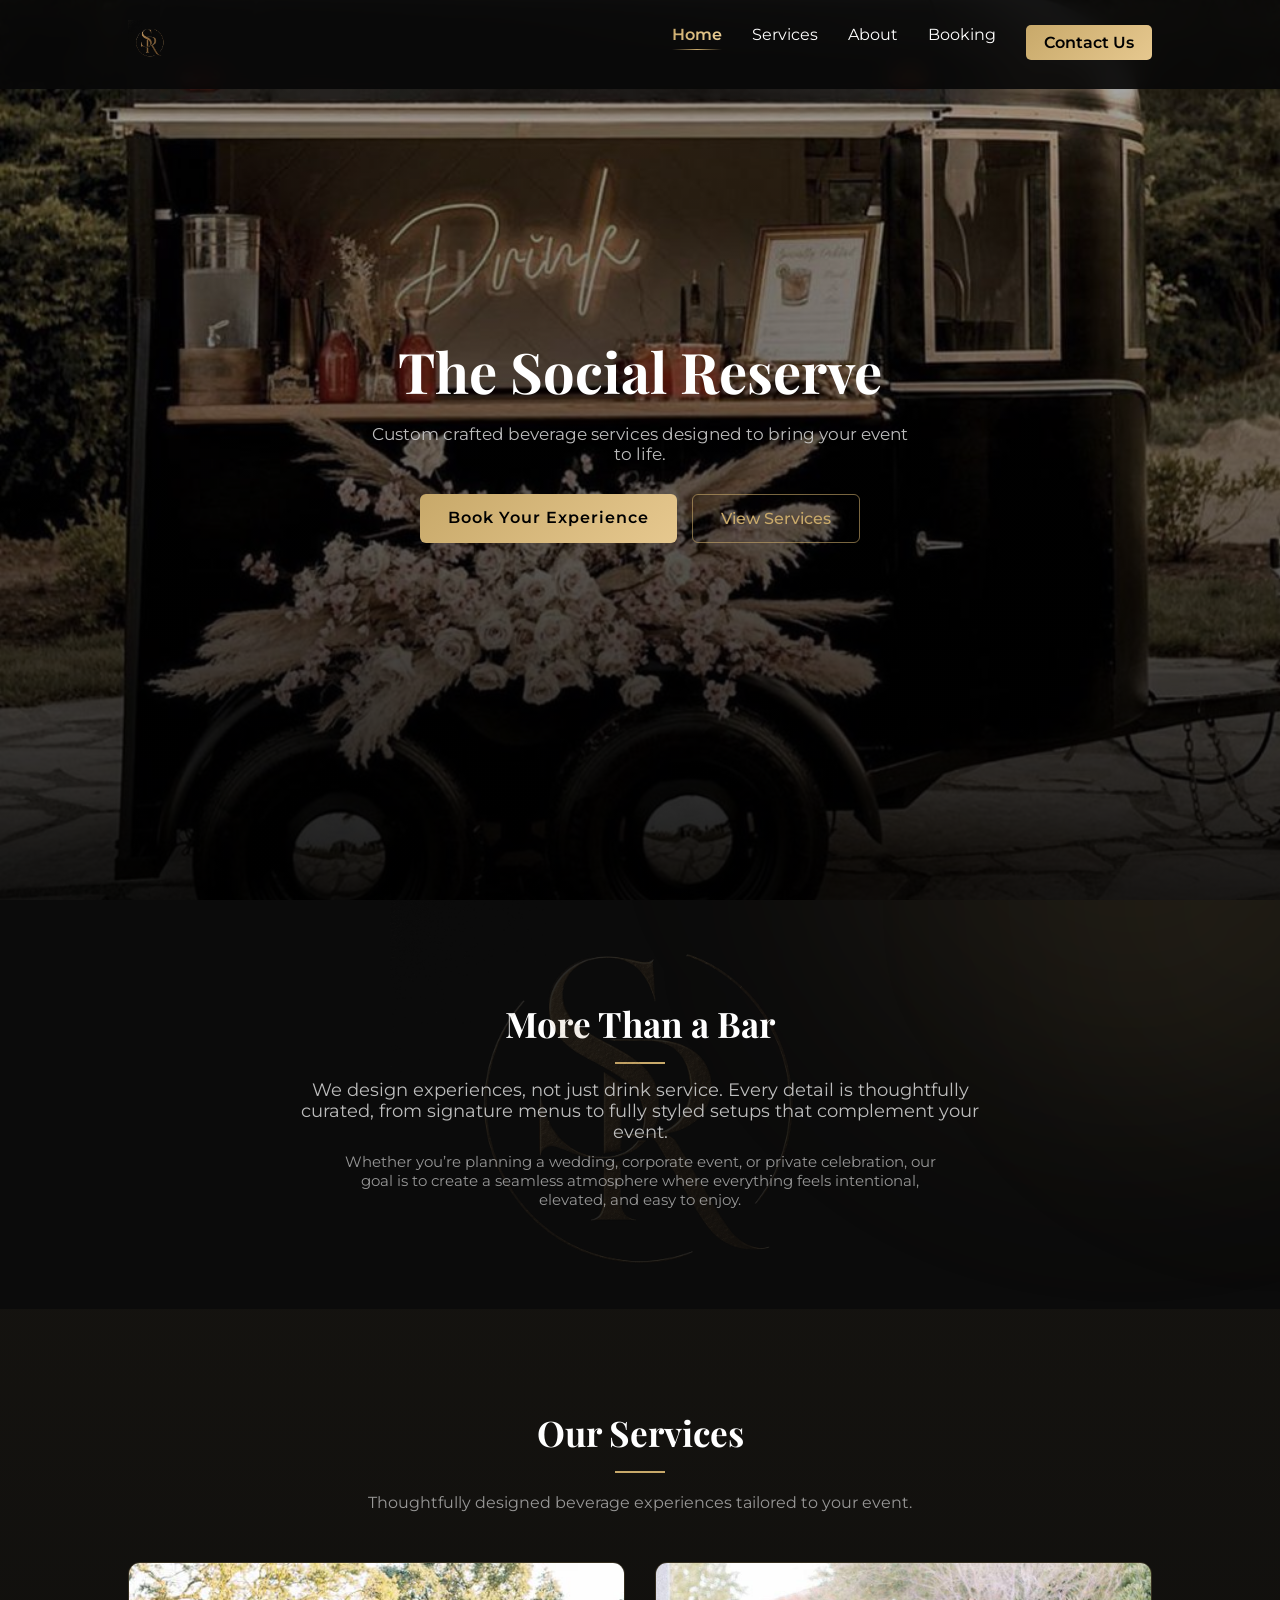
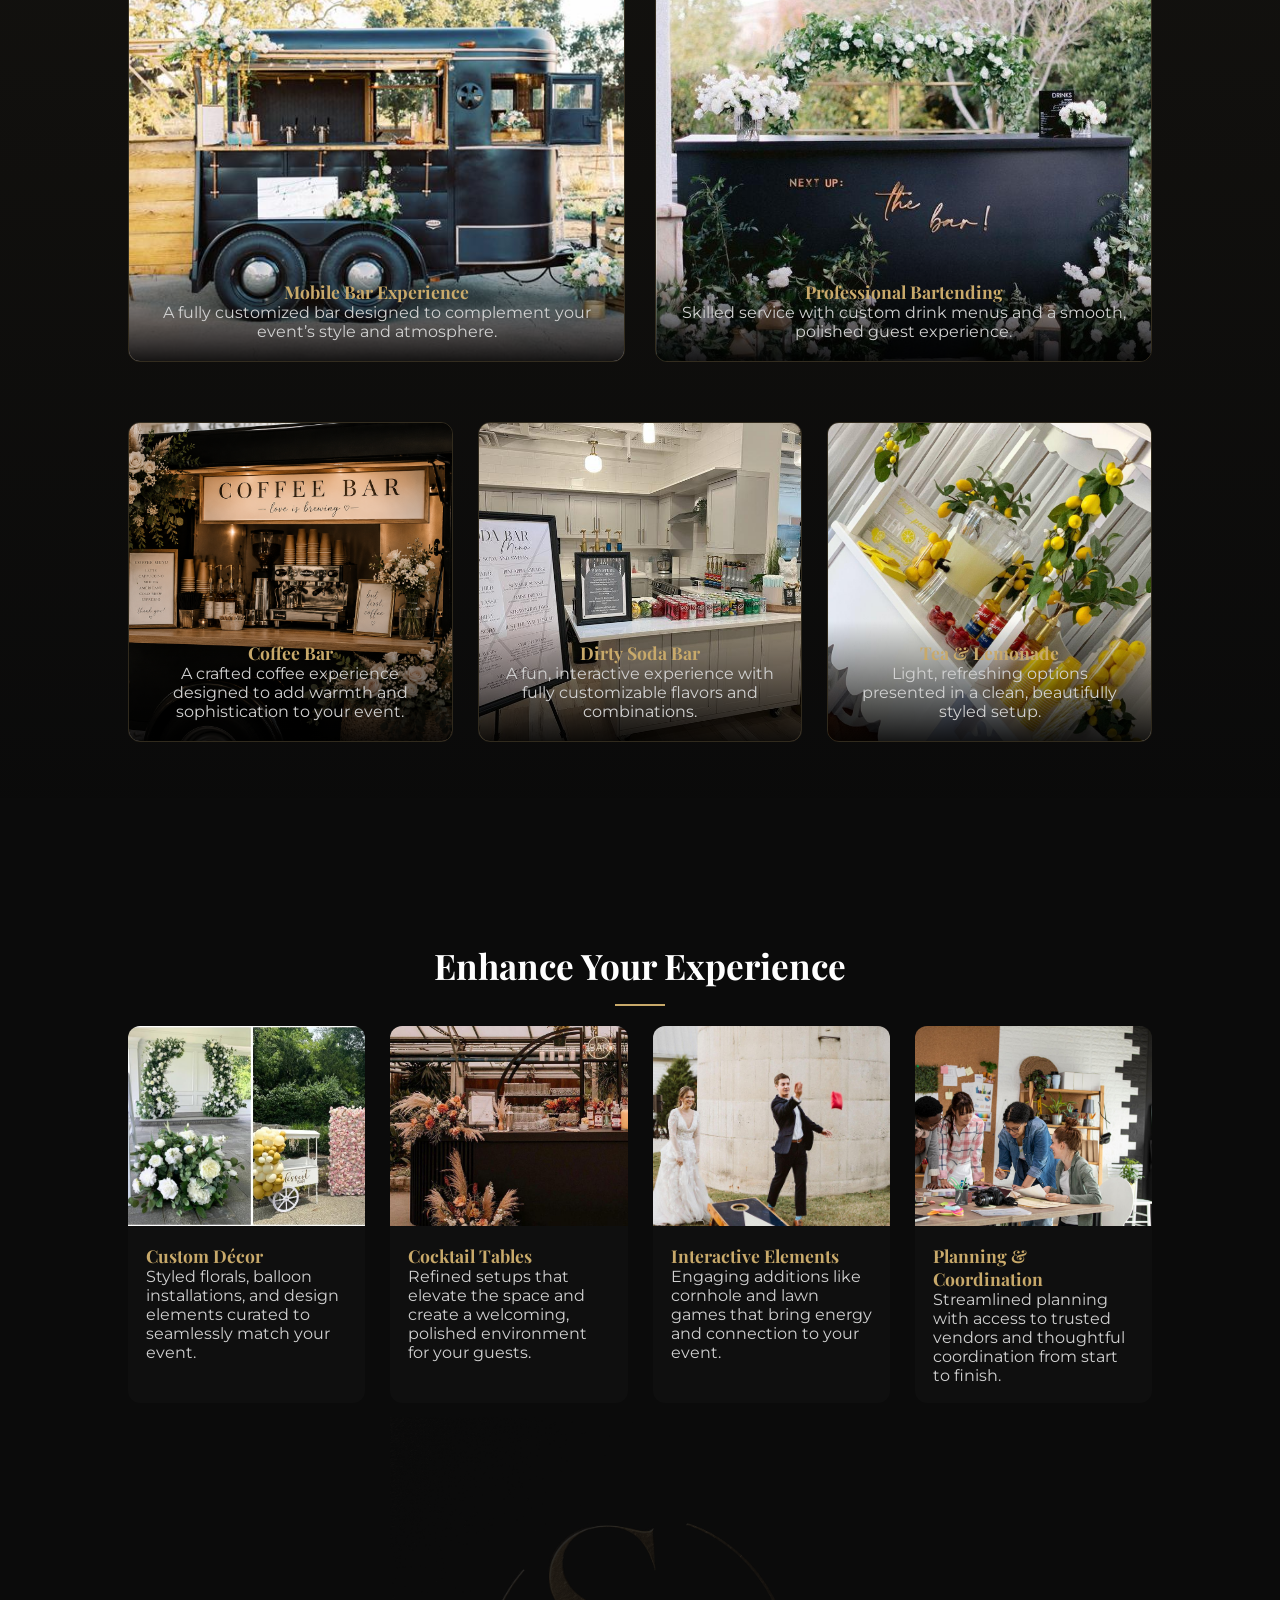
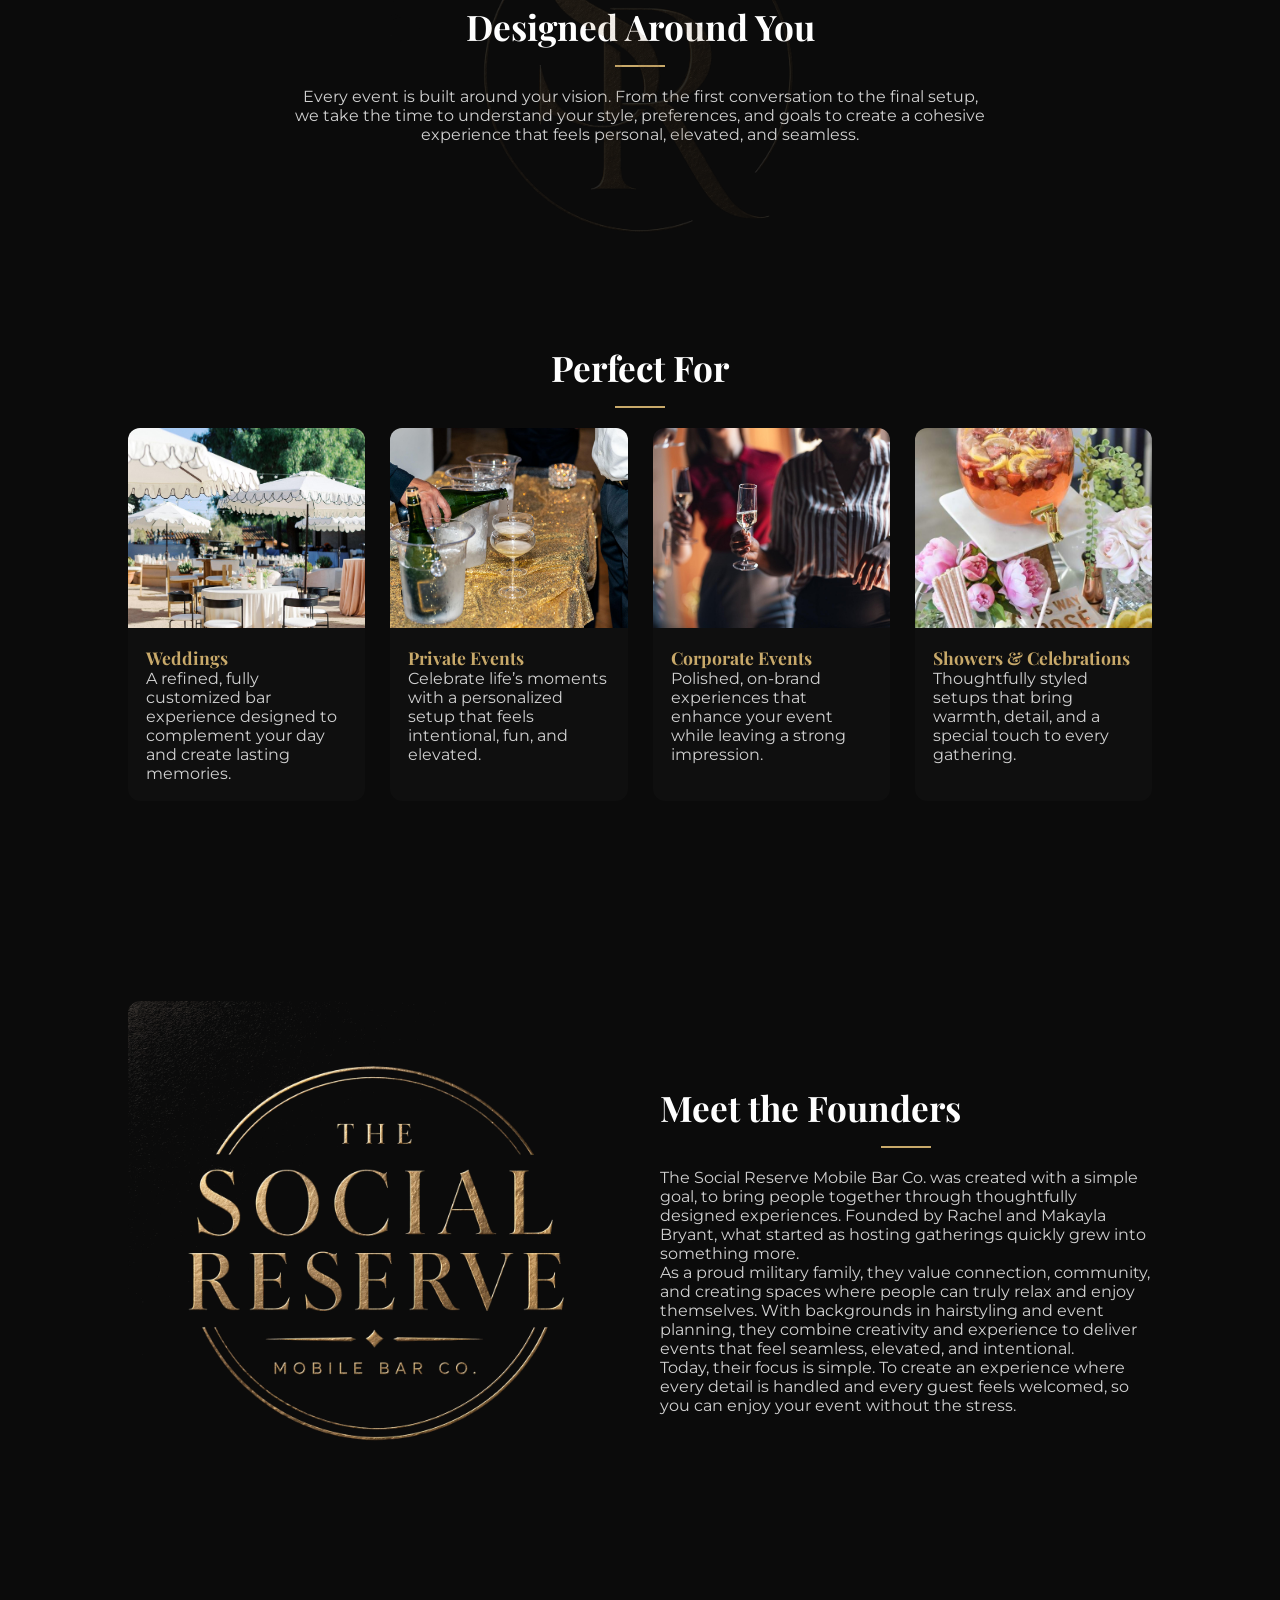
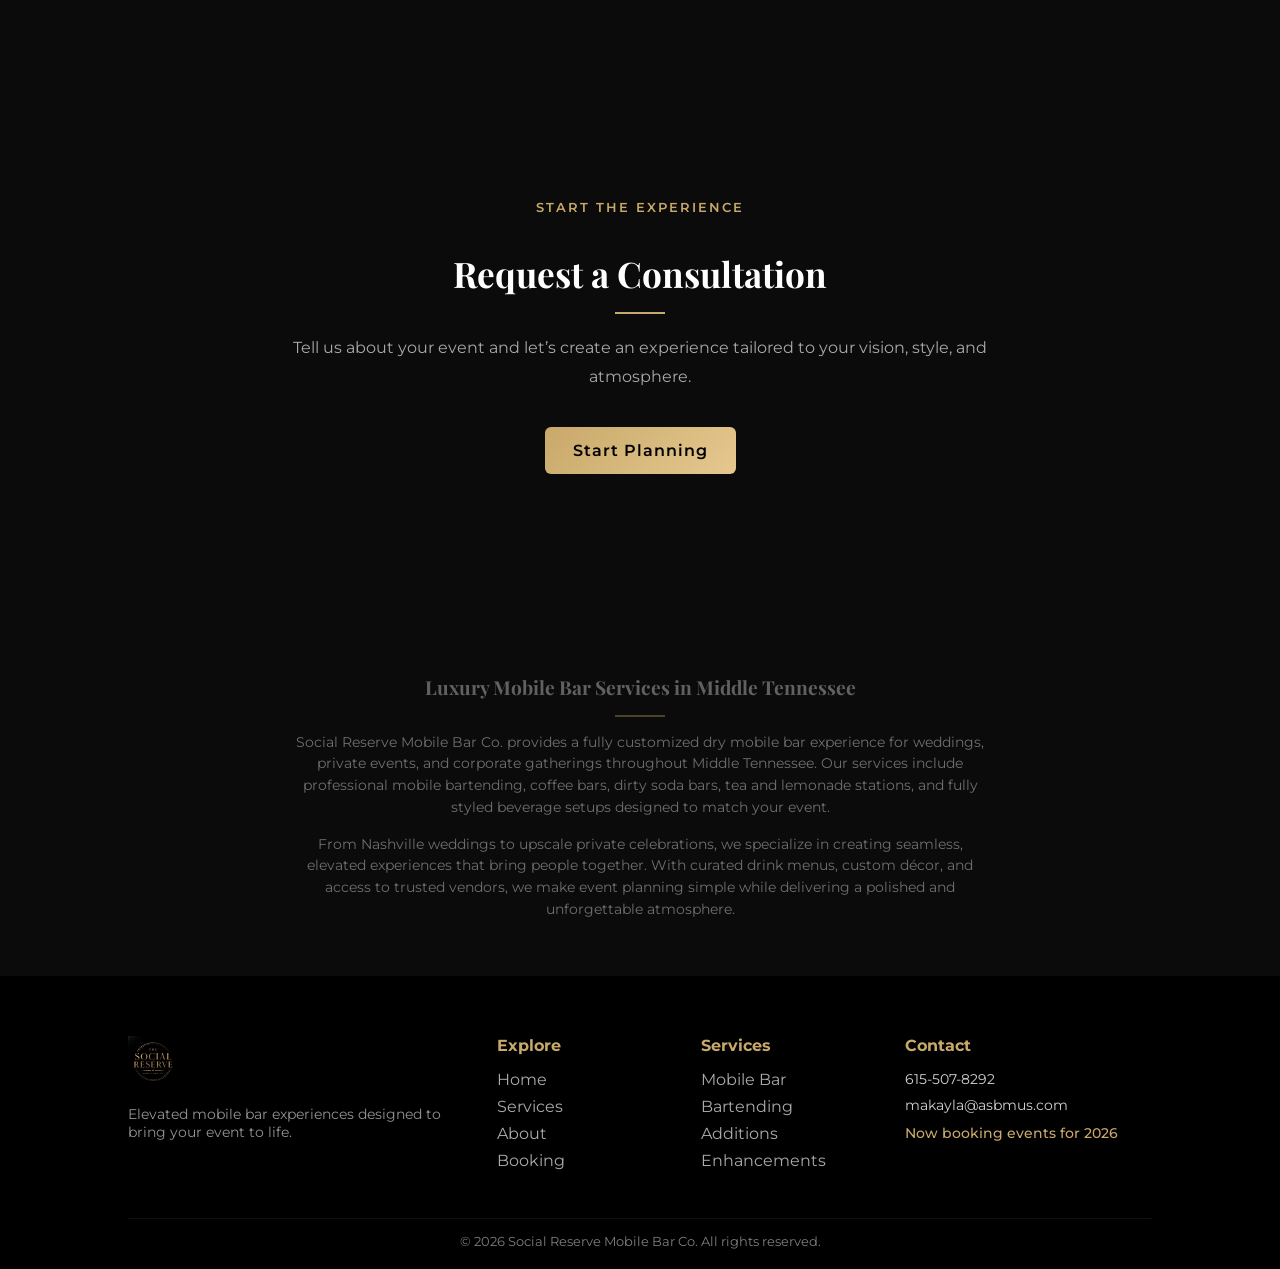
<file: index.html>
<!DOCTYPE html>
<html lang="en">
<head>
    <meta charset="UTF-8">
    <meta name="viewport" content="width=device-width, initial-scale=1.0">

    <!-- SEO PRIMARY -->
    <title>Social Reserve Mobile Bar | Luxury Mobile Bar Experience</title>
    <meta name="description" content="Social Reserve offers a fully customized dry mobile bar experience for weddings, corporate events, and private parties. Elevate your event with tailored drink services, coffee bars, soda bars, and more.">

    <!-- SEO KEYWORDS -->
    <meta name="keywords" content="mobile bar, wedding bar service, dry bar, mobile bartending, coffee bar catering, soda bar, event bartending, luxury event bar">

    <!-- SOCIAL SHARING -->
    <meta property="og:title" content="Social Reserve Mobile Bar">
    <meta property="og:description" content="Elevated mobile bar experiences designed to match your vision.">
    <meta property="og:type" content="website">

    <!-- FONTS -->
    <link href="https://fonts.googleapis.com/css2?family=Playfair+Display:wght@500;700&family=Montserrat:wght@300;400;600&display=swap" rel="stylesheet">
    <link rel="icon" type="image/png" href="images/logoSRtransparent.png">
    <!-- CSS -->
    <link rel="stylesheet" href="style.css">

    <!-- STRUCTURED DATA (SEO BOOST) -->
    <script type="application/ld+json">
    {
        "@context": "https://schema.org",
        "@type": "LocalBusiness",
        "name": "Social Reserve Mobile Bar",
        "email": "makayla@asbmus.com",
        "telephone": "6155078292",
        "description": "Custom mobile bar experiences for weddings, private parties, and corporate events.",
        "areaServed": "Middle Tennessee",
        "serviceType": "Mobile Bartending and Event Services"
    }
    </script>
</head>

<body>


    <!-- NAVBAR -->
<header class="navbar">

    <!-- LOGO -->
    <a href="index.html" class="logo">
        <img src="images/logoSRtransparent.png" alt="Social Reserve Logo">
    </a>

    <!-- HAMBURGER -->
    <div class="menu-toggle" id="menu-toggle">
        <span></span>
        <span></span>
        <span></span>
    </div>

    <!-- NAV -->
    <nav class="nav-menu" id="nav-menu">

        <ul>
            <li><a href="index.html" class="active-nav">Home</a></li>
            <li><a href="services.html">Services</a></li>
            <li><a href="about.html">About</a></li>
            <li><a href="contact.html">Booking</a></li>
            <li><a href="#" class="cta-nav" id="contact-toggle"> Contact Us</a></li>
        </ul>

    </nav>

</header>

<!-- CONTACT DROPDOWN -->
<div class="contact-dropdown" id="contact-dropdown">

    <div class="contact-dropdown-content">

        <span class="section-tag">GET IN TOUCH</span>

        <h3>Request a Consultation</h3>

        <p>
            If you already know what you’re looking for, fill out our inquiry form by clicking start planning and we’ll begin creating your customized experience. If you have questions or would like to talk through ideas, feel free to give us a call or send us an email, we’re happy to help.
        </p>

        <div class="dropdown-contact-items">

            <a href="tel:6155078292">
                615-507-8292
            </a>

            <a href="mailto:makayla@asbmus.com">
                makayla@asbmus.com
            </a>

        </div>

        <div class="dropdown-buttons">

            <a href="contact.html" class="btn-primary">
                Start Planning
            </a>

        </div>

    </div>

</div>

<!-- HERO -->
<section class="hero hidden">

    <!-- IMAGE -->
    <img src="images/hero.jfif" alt="Mobile Bar Setup" class="hero-img">

    <!-- OVERLAY -->
    <div class="hero-overlay"></div>

    <!-- CONTENT -->
    <div class="hero-content">
        <h1>The Social Reserve</h1>
        <p>Custom crafted beverage services designed to bring your event to life.</p>

        <div class="hero-buttons">
            <a href="contact.html" class="btn-primary">Book Your Experience</a>
            <a href="services.html" class="btn-secondary">View Services</a>
        </div>
    </div>

</section>


<!-- VALUE -->
<section class="value hidden">

    <div class="value-bg-logo">
        <img src="images/logoSRtransparent.png">
    </div>

    <h2>More Than a Bar</h2>

    <p class="value-lead">
        We design experiences, not just drink service. Every detail is thoughtfully curated,
        from signature menus to fully styled setups that complement your event.
    </p>

    <p class="value-sub">
        Whether you’re planning a wedding, corporate event, or private celebration,
        our goal is to create a seamless atmosphere where everything feels intentional,
        elevated, and easy to enjoy.
    </p>

</section>


<!-- SERVICES -->
<section id="services" class="services hidden">

    <h2>Our Services</h2>
    <p class="services-sub">
        Thoughtfully designed beverage experiences tailored to your event.
    </p>

    <!-- FEATURED SERVICES -->
    <div class="featured-services">

        <a href="services.html#mobilebar" class="service-card featured">
            <img src="images/trailer2.jfif" alt="Custom Mobile Bar Setup">
            <div class="card-content">
                <h3>Mobile Bar Experience</h3>
                <p>A fully customized bar designed to complement your event’s style and atmosphere.</p>
            </div>
        </a>

        <a href="services.html#bartending" class="service-card featured">
            <img src="images/bartend.jfif" alt="Professional Bartending Service">
            <div class="card-content">
                <h3>Professional Bartending</h3>
                <p>Skilled service with custom drink menus and a smooth, polished guest experience.</p>
            </div>
        </a>

    </div>

    <!-- SUPPORTING SERVICES -->
    <div class="supporting-services">

        <a href="services.html#additions" class="service-card small">
            <img src="images/coffeebar.png" alt="Event Coffee Bar Setup">
            <div class="card-content">
                <h3>Coffee Bar</h3>
                <p>A crafted coffee experience designed to add warmth and sophistication to your event.</p>
            </div>
        </a>

        <a href="services.html#additions" class="service-card small">
            <img src="images/soda.jfif" alt="Dirty Soda Bar Setup">
            <div class="card-content">
                <h3>Dirty Soda Bar</h3>
                <p>A fun, interactive experience with fully customizable flavors and combinations.</p>
            </div>
        </a>

        <a href="services.html#additions" class="service-card small">
            <img src="images/lemonade.jfif" alt="Tea and Lemonade Station">
            <div class="card-content">
                <h3>Tea & Lemonade</h3>
                <p>Light, refreshing options presented in a clean, beautifully styled setup.</p>
            </div>
        </a>

    </div>

</section>


<!-- ENHANCEMENTS SECTION -->
<section class="enhancements hidden">

    <h2>Enhance Your Experience</h2>

    <div class="enhancements-grid">

        <div class="enhancement-card">
            <div class="enhance-img">
                <img src="images/enhancements.jfif" alt="Custom Event Decor Setup">
            </div>
            <div class="enhance-text">
                <h3>Custom Décor</h3>
                <p>Styled florals, balloon installations, and design elements curated to seamlessly match your event.</p>
            </div>
        </div>

        <div class="enhancement-card">
            <div class="enhance-img">
                <img src="images/barsetup.jfif" alt="Cocktail Table Setup">
            </div>
            <div class="enhance-text">
                <h3>Cocktail Tables</h3>
                <p>Refined setups that elevate the space and create a welcoming, polished environment for your guests.</p>
            </div>
        </div>

        <div class="enhancement-card">
            <div class="enhance-img">
                <img src="images/games.jfif" alt="Interactive Event Games">
            </div>
            <div class="enhance-text">
                <h3>Interactive Elements</h3>
                <p>Engaging additions like cornhole and lawn games that bring energy and connection to your event.</p>
            </div>
        </div>

        <div class="enhancement-card">
            <div class="enhance-img">
                <img src="images/planning.jfif" alt="Event Planning Support">
            </div>
            <div class="enhance-text">
                <h3>Planning & Coordination</h3>
                <p>Streamlined planning with access to trusted vendors and thoughtful coordination from start to finish.</p>
            </div>
        </div>

    </div>

</section>

<!-- EXPERIENCE -->
<section id="experience" class="experience hidden">
        <div class="value-bg-logo">
        <img src="images/logoSRtransparent.png">
    </div>
    <h2>Designed Around You</h2>
    <p>
        Every event is built around your vision. From the first conversation to the final setup, we take the time to understand your style, preferences, and goals to create a cohesive experience that feels personal, elevated, and seamless.
    </p>
</section>

<!-- TARGET -->
<section class="target hidden">

    <h2>Perfect For</h2>

    <div class="target-grid">

        <div class="target-item">
            <div class="target-img">
                <img src="images/weddings.jfif" alt="Wedding Mobile Bar Setup">
            </div>
            <div class="target-text">
                <h3>Weddings</h3>
                <p>A refined, fully customized bar experience designed to complement your day and create lasting memories.</p>
            </div>
        </div>

        <div class="target-item">
            <div class="target-img">
                <img src="images/birthday.jfif" alt="Private Event Celebration">
            </div>
            <div class="target-text">
                <h3>Private Events</h3>
                <p>Celebrate life’s moments with a personalized setup that feels intentional, fun, and elevated.</p>
            </div>
        </div>

        <div class="target-item">
            <div class="target-img">
                <img src="images/corporate.jfif" alt="Corporate Event Bar Setup">
            </div>
            <div class="target-text">
                <h3>Corporate Events</h3>
                <p>Polished, on-brand experiences that enhance your event while leaving a strong impression.</p>
            </div>
        </div>

        <div class="target-item">
            <div class="target-img">
                <img src="images/showers.jfif" alt="Bridal and Baby Shower Setup">
            </div>
            <div class="target-text">
                <h3>Showers & Celebrations</h3>
                <p>Thoughtfully styled setups that bring warmth, detail, and a special touch to every gathering.</p>
            </div>
        </div>

    </div>

</section>

<!-- ABOUT -->
<section id="about" class="about hidden">

    <div class="about-container">

        <div class="about-image">
            <img src="images/logoSocialtransparent.png" alt="Founders of The Social Reserve Mobile Bar Co.">
        </div>

        <div class="about-text">
            <h2>Meet the Founders</h2>
            <p>
                The Social Reserve Mobile Bar Co. was created with a simple goal, to bring people together through thoughtfully designed experiences. Founded by Rachel and Makayla Bryant, what started as hosting gatherings quickly grew into something more.
            </p>
            <p>
                As a proud military family, they value connection, community, and creating spaces where people can truly relax and enjoy themselves. With backgrounds in hairstyling and event planning, they combine creativity and experience to deliver events that feel seamless, elevated, and intentional.
            </p>
            <p>
                Today, their focus is simple. To create an experience where every detail is handled and every guest feels welcomed, so you can enjoy your event without the stress.
            </p>
        </div>

    </div>

</section>

<!-- CTA -->
<section id="contact" class="cta hidden">

    <div class="cta-content">

        <span class="section-tag">START THE EXPERIENCE</span>

        <h2>Request a Consultation</h2>

        <p>
            Tell us about your event and let’s create an experience tailored to your vision,
            style, and atmosphere.
        </p>

        <div class="cta-buttons">

            <a href="contact.html" class="btn-primary">
                Start Planning
            </a>

        </div>

    </div>

</section>

<section class="seo-section">

    <div class="seo-content">

        <h2>Luxury Mobile Bar Services in Middle Tennessee</h2>

        <p>
            Social Reserve Mobile Bar Co. provides a fully customized dry mobile bar experience
            for weddings, private events, and corporate gatherings throughout Middle Tennessee.
            Our services include professional mobile bartending, coffee bars, dirty soda bars,
            tea and lemonade stations, and fully styled beverage setups designed to match your event.
        </p>

        <p>
            From Nashville weddings to upscale private celebrations, we specialize in creating
            seamless, elevated experiences that bring people together. With curated drink menus,
            custom décor, and access to trusted vendors, we make event planning simple while delivering
            a polished and unforgettable atmosphere.
        </p>

    </div>

</section>

<footer class="footer">

    <div class="footer-container">

        <!-- LOGO + BRAND -->
        <div class="footer-brand">
            <img src="images/logoSocialtransparent.png" alt="Social Reserve Logo">
            <p>
                Elevated mobile bar experiences designed to bring your event to life.
            </p>
        </div>

        <!-- NAVIGATION -->
        <div class="footer-links">
            <h4>Explore</h4>
            <ul>
                <li><a href="index.html">Home</a></li>
                <li><a href="services.html">Services</a></li>
                <li><a href="about.html">About</a></li>
                <li><a href="contact.html">Booking</a></li>
            </ul>
        </div>

        <!-- SERVICES QUICK LINKS -->
        <div class="footer-links">
            <h4>Services</h4>
            <ul>
                <li><a href="#mobilebar">Mobile Bar</a></li>
                <li><a href="#bartending">Bartending</a></li>
                <li><a href="#additions">Additions</a></li>
                <li><a href="#enhancements">Enhancements</a></li>
            </ul>
        </div>

        <!-- CONTACT + AVAILABILITY -->
        <div class="footer-contact">
            <h4>Contact</h4>
            <p>615-507-8292</p>
            <p>makayla@asbmus.com</p>

            <p class="availability">
                Now booking events for 2026
            </p>
        </div>

    </div>

    <!-- BOTTOM BAR -->
    <div class="footer-bottom">
        <p>© 2026 Social Reserve Mobile Bar Co. All rights reserved.</p>
    </div>

</footer>

<div class="background-particles">
    <span style="left:10%; animation-delay:0s;"></span>
    <span style="left:30%; animation-delay:5s;"></span>
    <span style="left:60%; animation-delay:10s;"></span>
    <span style="left:80%; animation-delay:15s;"></span>
</div>
<script src="script.js"></script>

</body>
</html>
</file>
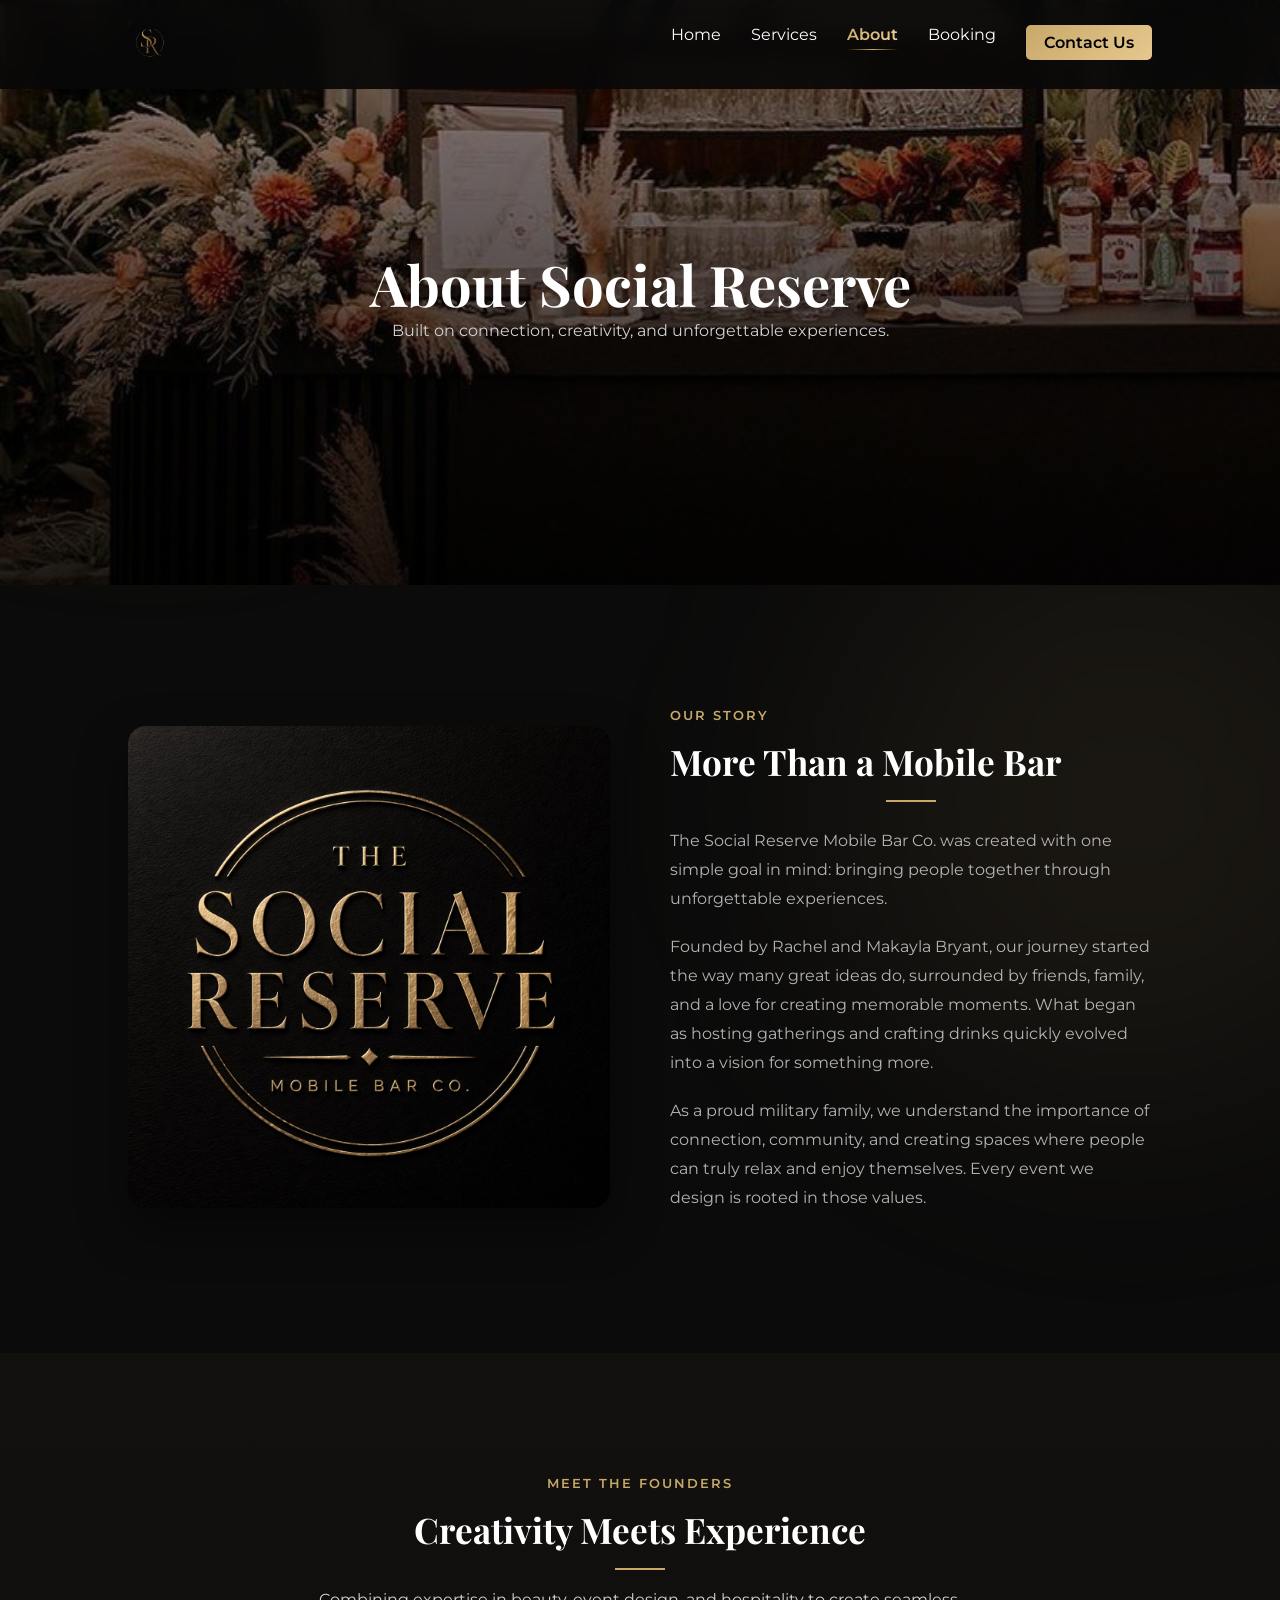
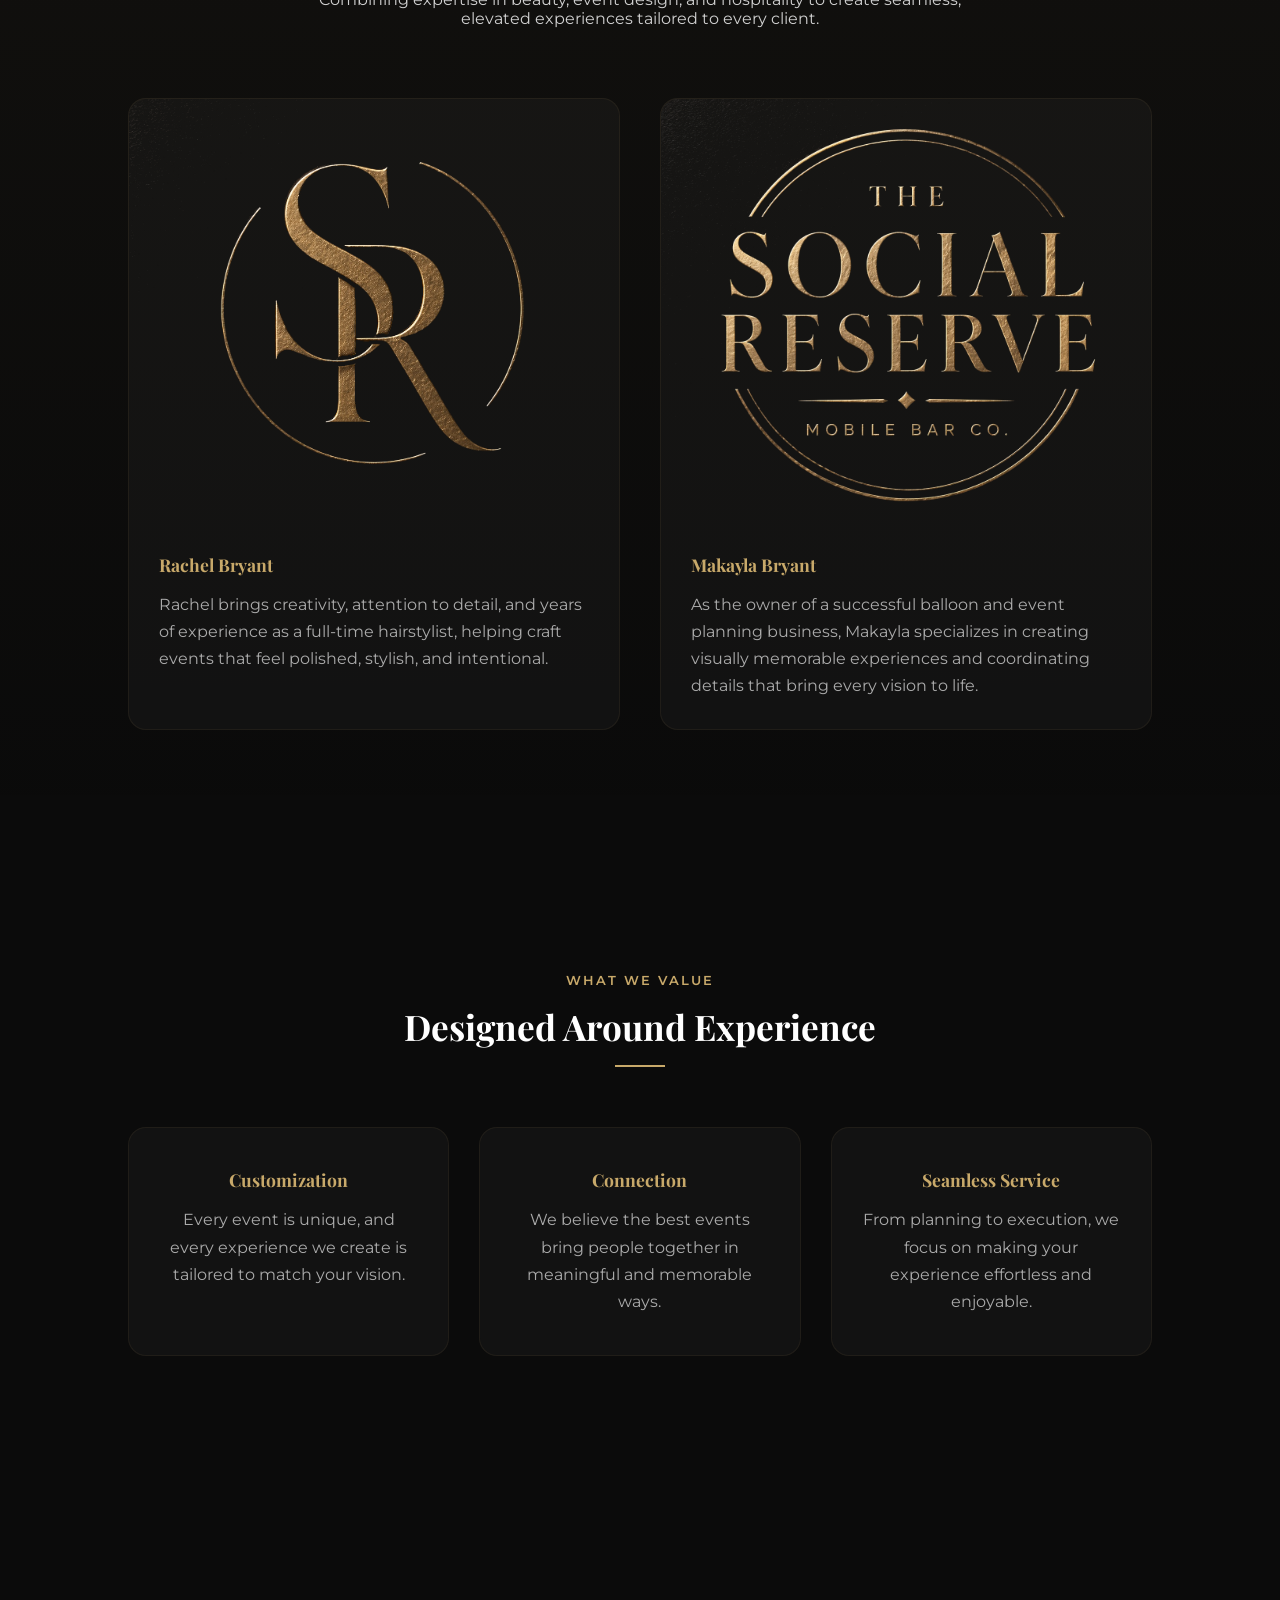
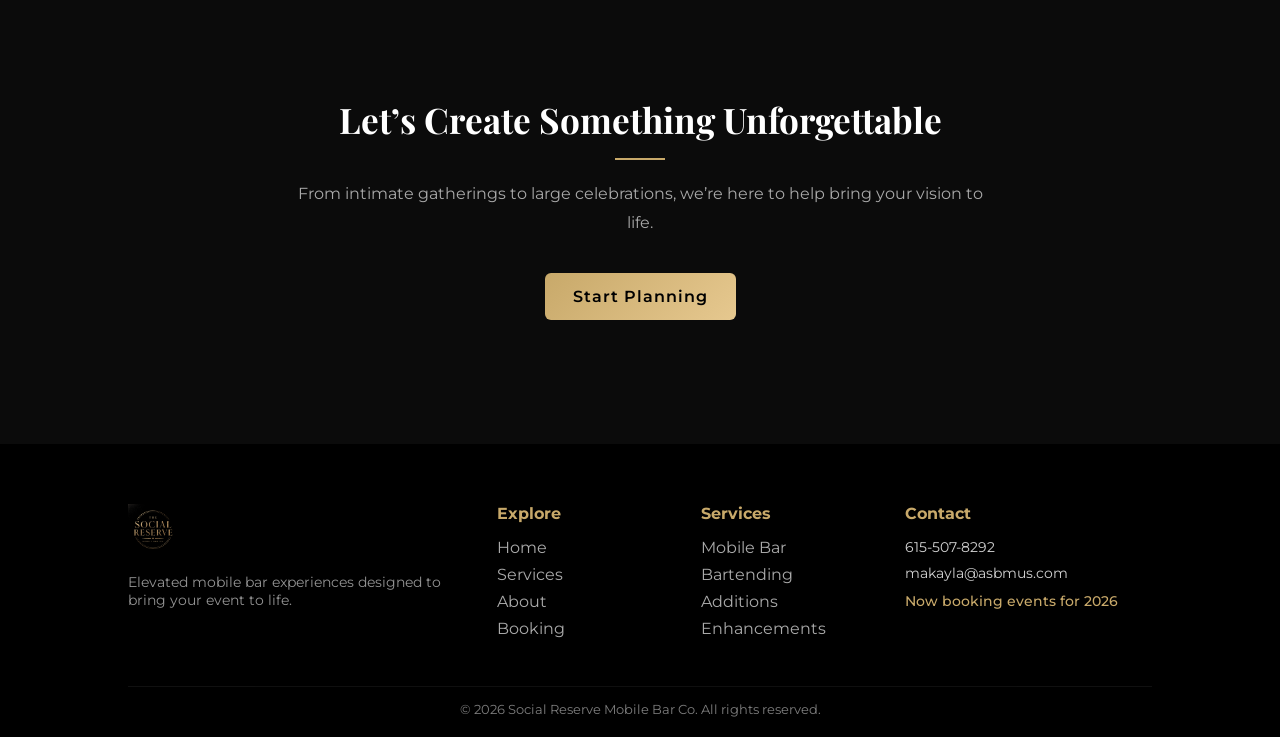
<file: about.html>
<!DOCTYPE html>
<html lang="en">
<head>
<meta charset="UTF-8">
<meta name="viewport" content="width=device-width, initial-scale=1.0">

<title>About Us | Social Reserve Mobile Bar</title>

<meta name="description" content="Learn more about Social Reserve Mobile Bar Co., founded by Rachel and Makayla Bryant. Discover the story behind our elevated mobile bar experiences and event services.">
<link rel="icon" type="image/png" href="images/logoSRtransparent.png">
<link href="https://fonts.googleapis.com/css2?family=Playfair+Display:wght@500;700&family=Montserrat:wght@300;400;500;600&display=swap" rel="stylesheet">

<link rel="stylesheet" href="style.css">
</head>

<body>

<!-- ========================= -->
<!-- NAVBAR -->
<!-- ========================= -->

<header class="navbar">

    <!-- LOGO -->
    <a href="index.html" class="logo">
        <img src="images/logoSRtransparent.png" alt="Social Reserve Logo">
    </a>

    <!-- HAMBURGER -->
    <div class="menu-toggle" id="menu-toggle">
        <span></span>
        <span></span>
        <span></span>
    </div>

    <!-- NAV -->
    <nav class="nav-menu" id="nav-menu">

        <ul>
            <li><a href="index.html">Home</a></li>
            <li><a href="services.html">Services</a></li>
            <li><a href="about.html" class="active-nav">About</a></li>
            <li><a href="contact.html">Booking</a></li>
            <li><a href="#" class="cta-nav" id="contact-toggle"> Contact Us</a></li>
        </ul>

    </nav>

</header>

<div class="contact-dropdown" id="contact-dropdown">

    <div class="contact-dropdown-content">

        <span class="section-tag">GET IN TOUCH</span>

        <h3>Request a Consultation</h3>

        <p>
            If you already know what you’re looking for, fill out our inquiry form by clicking start planning and we’ll begin creating your customized experience. If you have questions or would like to talk through ideas, feel free to give us a call or send us an email, we’re happy to help.
        </p>

        <div class="dropdown-contact-items">

            <a href="tel:6155078292">
                615-507-8292
            </a>

            <a href="mailto:makayla@asbmus.com">
                makayla@asbmus.com
            </a>

        </div>

        <div class="dropdown-buttons">

            <a href="contact.html" class="btn-primary">
                Start Planning
            </a>

        </div>

    </div>

</div>

<!-- ========================= -->
<!-- HERO -->
<!-- ========================= -->

<section class="page-hero">

    <img src="images/barsetup.jfif" class="page-hero-img" alt="Social Reserve Founders">

    <div class="page-hero-overlay"></div>

    <div class="page-hero-content">
        <h1>About Social Reserve</h1>

        <p>
            Built on connection, creativity, and unforgettable experiences.
        </p>
    </div>

</section>

<!-- ========================= -->
<!-- STORY SECTION -->
<!-- ========================= -->

<section class="about-story">

    <div class="about-story-grid">

        <div class="about-story-image">
            <img src="images/logoblacksocial.jpeg" alt="Rachel and Makayla Bryant">
        </div>

        <div class="about-story-text">

            <span class="section-tag">OUR STORY</span>

            <h2>More Than a Mobile Bar</h2>

            <p>
                The Social Reserve Mobile Bar Co. was created with one simple goal in mind:
                bringing people together through unforgettable experiences.
            </p>

            <p>
                Founded by Rachel and Makayla Bryant, our journey started the way many great ideas do,
                surrounded by friends, family, and a love for creating memorable moments.
                What began as hosting gatherings and crafting drinks quickly evolved into a vision
                for something more.
            </p>

            <p>
                As a proud military family, we understand the importance of connection,
                community, and creating spaces where people can truly relax and enjoy themselves.
                Every event we design is rooted in those values.
            </p>

        </div>

    </div>

</section>

<!-- ========================= -->
<!-- FOUNDERS -->
<!-- ========================= -->

<section class="founders">

    <div class="founders-intro">

        <span class="section-tag">MEET THE FOUNDERS</span>

        <h2>Creativity Meets Experience</h2>

        <p>
            Combining expertise in beauty, event design, and hospitality to create seamless,
            elevated experiences tailored to every client.
        </p>

    </div>

    <div class="founders-grid">

        <div class="founder-card">

            <img src="images/logoSRtransparent.png" alt="Rachel Bryant">

            <div class="founder-content">
                <h3>Rachel Bryant</h3>

                <p>
                    Rachel brings creativity, attention to detail, and years of experience
                    as a full-time hairstylist, helping craft events that feel polished,
                    stylish, and intentional.
                </p>
            </div>

        </div>

        <div class="founder-card">

            <img src="images/logoSocialtransparent.png"Makayla Bryant">

            <div class="founder-content">
                <h3>Makayla Bryant</h3>

                <p>
                    As the owner of a successful balloon and event planning business,
                    Makayla specializes in creating visually memorable experiences and
                    coordinating details that bring every vision to life.
                </p>
            </div>

        </div>

    </div>

</section>

<!-- ========================= -->
<!-- VALUES -->
<!-- ========================= -->

<section class="values">

    <div class="values-intro">

        <span class="section-tag">WHAT WE VALUE</span>

        <h2>Designed Around Experience</h2>

    </div>

    <div class="values-grid">

        <div class="value-box">
            <h3>Customization</h3>
            <p>
                Every event is unique, and every experience we create is tailored to match your vision.
            </p>
        </div>

        <div class="value-box">
            <h3>Connection</h3>
            <p>
                We believe the best events bring people together in meaningful and memorable ways.
            </p>
        </div>

        <div class="value-box">
            <h3>Seamless Service</h3>
            <p>
                From planning to execution, we focus on making your experience effortless and enjoyable.
            </p>
        </div>

    </div>

</section>

<!-- ========================= -->
<!-- CTA -->
<!-- ========================= -->

<section class="cta">

    <h2>Let’s Create Something Unforgettable</h2>

    <p>
        From intimate gatherings to large celebrations, we’re here to help bring your vision to life.
    </p>

    <a href="contact.html" class="btn-primary">
        Start Planning
    </a>

</section>

<!-- ========================= -->
<!-- FOOTER -->
<!-- ========================= -->

<footer class="footer">

    <div class="footer-container">

        <!-- LOGO + BRAND -->
        <div class="footer-brand">
            <img src="images/logoSocialtransparent.png" alt="Social Reserve Logo">
            <p>
                Elevated mobile bar experiences designed to bring your event to life.
            </p>
        </div>

        <!-- NAVIGATION -->
        <div class="footer-links">
            <h4>Explore</h4>
            <ul>
                <li><a href="index.html">Home</a></li>
                <li><a href="services.html">Services</a></li>
                <li><a href="about.html">About</a></li>
                <li><a href="contact.html">Booking</a></li>
            </ul>
        </div>

        <!-- SERVICES QUICK LINKS -->
        <div class="footer-links">
            <h4>Services</h4>
            <ul>
                <li><a href="#mobilebar">Mobile Bar</a></li>
                <li><a href="#bartending">Bartending</a></li>
                <li><a href="#additions">Additions</a></li>
                <li><a href="#enhancements">Enhancements</a></li>
            </ul>
        </div>

        <!-- CONTACT + AVAILABILITY -->
        <div class="footer-contact">
            <h4>Contact</h4>
            <p>615-507-8292</p>
            <p>makayla@asbmus.com</p>

            <p class="availability">
                Now booking events for 2026
            </p>
        </div>

    </div>

    <!-- BOTTOM BAR -->
    <div class="footer-bottom">
        <p>© 2026 Social Reserve Mobile Bar Co. All rights reserved.</p>
    </div>

</footer>
<script src="script.js"></script>
</body>
</html>
</file>
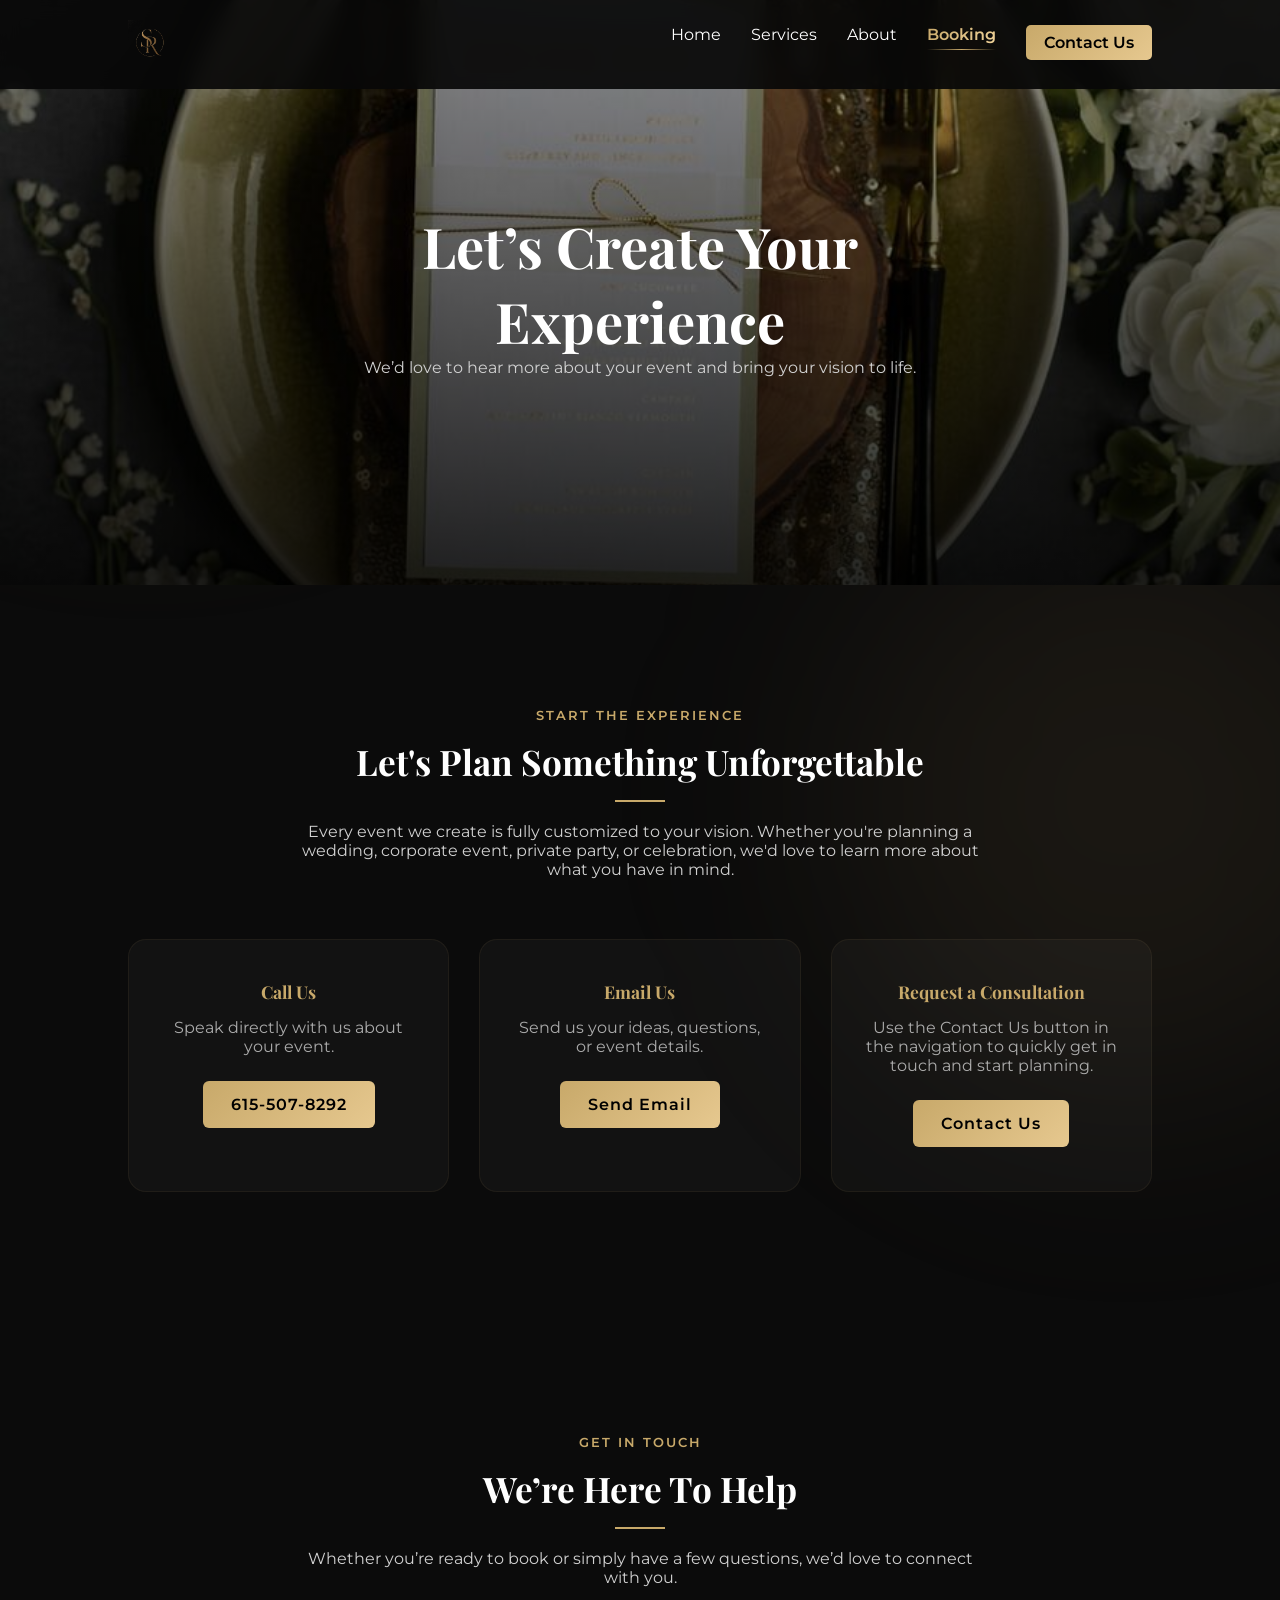
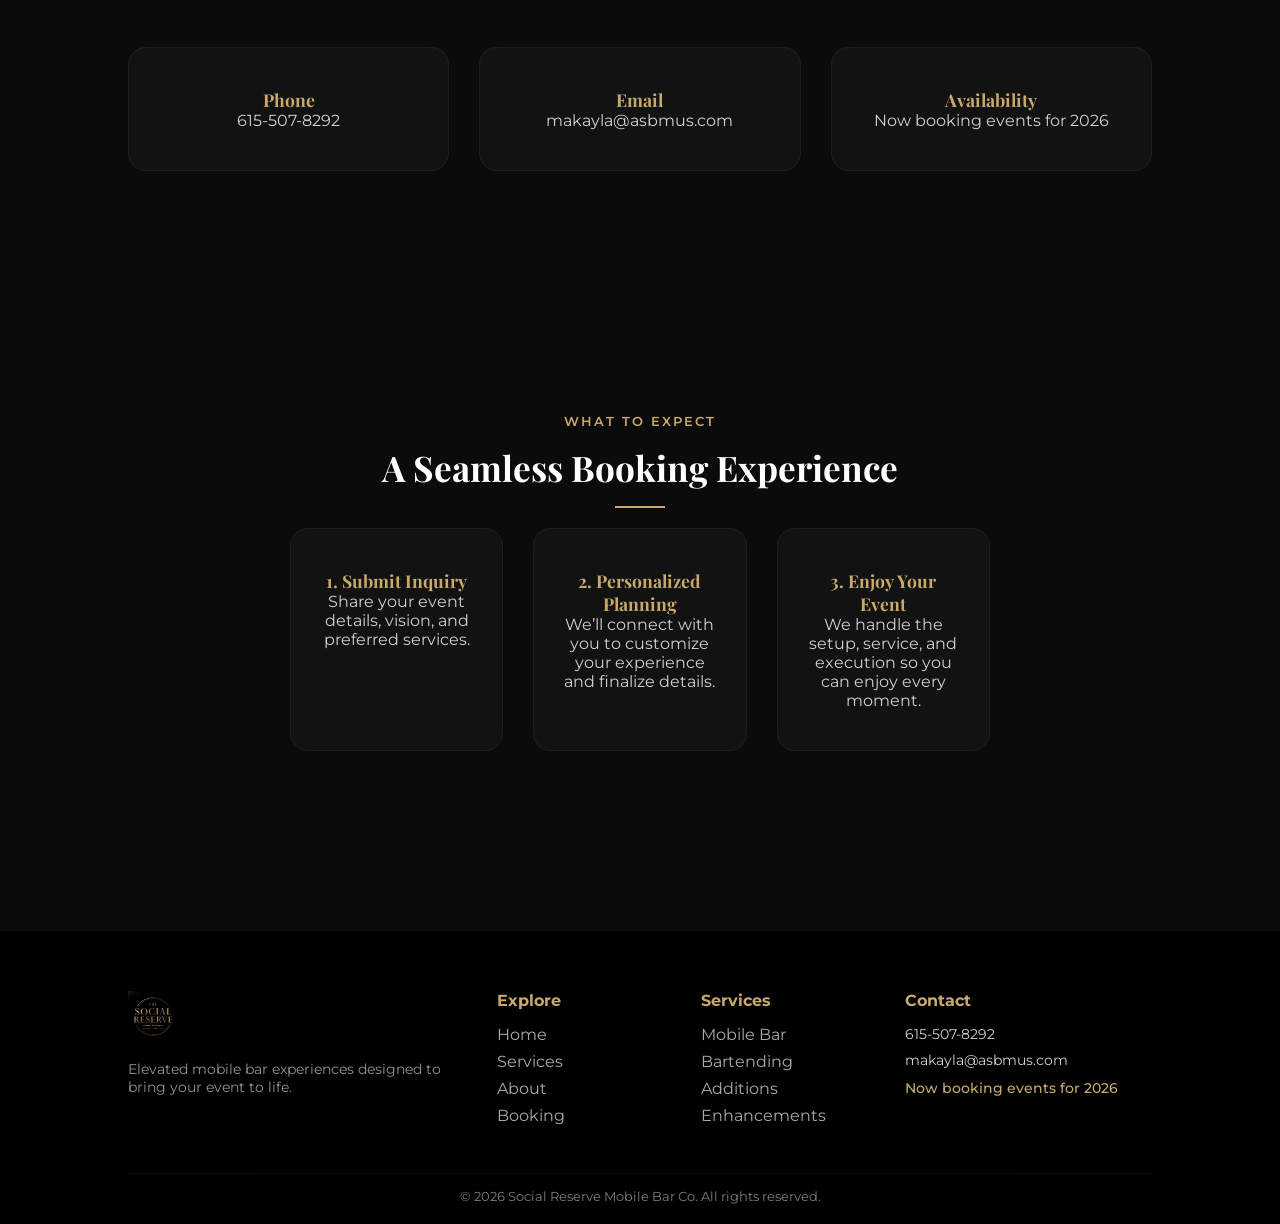
<file: contact.html>
<!DOCTYPE html>
<html lang="en">
<head>

<meta charset="UTF-8">
<meta name="viewport" content="width=device-width, initial-scale=1.0">

<title>Book Your Event | Social Reserve Mobile Bar Co.</title>

<meta name="description" content="Contact Social Reserve Mobile Bar Co. to book your wedding, private event, or corporate gathering.">

<link href="https://fonts.googleapis.com/css2?family=Playfair+Display:wght@500;700&family=Montserrat:wght@300;400;500;600&display=swap" rel="stylesheet">
<link rel="icon" type="image/png" href="images/logoSRtransparent.png">
<link rel="stylesheet" href="style.css">

</head>

<body>

<!-- NAVBAR -->
<header class="navbar">

    <!-- LOGO -->
    <a href="index.html" class="logo">
        <img src="images/logoSRtransparent.png" alt="Social Reserve Logo">
    </a>

    <!-- HAMBURGER -->
    <div class="menu-toggle" id="menu-toggle">
        <span></span>
        <span></span>
        <span></span>
    </div>

    <!-- NAV -->
    <nav class="nav-menu" id="nav-menu">

        <ul>
            <li><a href="index.html">Home</a></li>
            <li><a href="services.html">Services</a></li>
            <li><a href="about.html">About</a></li>
            <li><a href="contact.html" class="active-nav">Booking</a></li>
            <li><a href="#" class="cta-nav" id="contact-toggle"> Contact Us</a></li>
        </ul>

    </nav>

</header>

<div class="contact-dropdown" id="contact-dropdown">

    <div class="contact-dropdown-content">

        <span class="section-tag">GET IN TOUCH</span>

        <h3>Request a Consultation</h3>

        <p>
            If you already know what you’re looking for, fill out our inquiry form by clicking start planning and we’ll begin creating your customized experience. If you have questions or would like to talk through ideas, feel free to give us a call or send us an email, we’re happy to help.
        </p>

        <div class="dropdown-contact-items">

            <a href="tel:6155078292">
                615-507-8292
            </a>

            <a href="mailto:makayla@asbmus.com">
                makayla@asbmus.com
            </a>

        </div>

        <div class="dropdown-buttons">

            <a href="contact.html" class="btn-primary">
                Start Planning
            </a>

        </div>

    </div>

</div>

<!-- HERO -->
<section class="page-hero">

    <img src="images/menu.jfif" class="page-hero-img" alt="Social Reserve Event Setup">

    <div class="page-hero-overlay"></div>

    <div class="page-hero-content">

        <h1>Let’s Create Your Experience</h1>

        <p>
            We’d love to hear more about your event and bring your vision to life.
        </p>

    </div>

</section>

<!-- CONSULTATION -->
<section class="booking-form">

    <div class="booking-intro">

        <span class="section-tag">START THE EXPERIENCE</span>

        <h2>Let's Plan Something Unforgettable</h2>

        <p>
            Every event we create is fully customized to your vision. Whether you're planning
            a wedding, corporate event, private party, or celebration, we'd love to learn
            more about what you have in mind.
        </p>

    </div>

    <div class="consultation-card">

        <div class="consultation-item">
            <h3>Call Us</h3>
            <p>Speak directly with us about your event.</p>
            <a href="tel:6155078292" class="btn-primary">
                615-507-8292
            </a>
        </div>

        <div class="consultation-item">
            <h3>Email Us</h3>
            <p>Send us your ideas, questions, or event details.</p>
            <a href="mailto:makayla@asbmus.com" class="btn-primary">
                Send Email
            </a>
        </div>

        <div class="consultation-item">
            <h3>Request a Consultation</h3>
            <p>
                Use the Contact Us button in the navigation to quickly get in touch and start planning.
            </p>
            <a href="#" class="btn-primary" id="contact-toggle-page">
                Contact Us
            </a>
        </div>

    </div>

</section>

<!-- CONTACT INFO -->
<section class="contact-info">

    <div class="contact-intro">

        <span class="section-tag">GET IN TOUCH</span>

        <h2>We’re Here To Help</h2>

        <p>
            Whether you’re ready to book or simply have a few questions,
            we’d love to connect with you.
        </p>

    </div>

    <div class="contact-grid">

        <div class="contact-card">
            <h3>Phone</h3>
            <p>615-507-8292</p>
        </div>

        <div class="contact-card">
            <h3>Email</h3>
            <p>makayla@asbmus.com</p>
        </div>

        <div class="contact-card">
            <h3>Availability</h3>
            <p>Now booking events for 2026</p>
        </div>

    </div>

</section>

<!-- EXPECTATIONS -->
<section class="expectations">

    <div class="expectations-content">

        <span class="section-tag">WHAT TO EXPECT</span>

        <h2>A Seamless Booking Experience</h2>

        <div class="expectation-grid">

            <div class="expectation-box">
                <h3>1. Submit Inquiry</h3>
                <p>
                    Share your event details, vision, and preferred services.
                </p>
            </div>

            <div class="expectation-box">
                <h3>2. Personalized Planning</h3>
                <p>
                    We’ll connect with you to customize your experience and finalize details.
                </p>
            </div>

            <div class="expectation-box">
                <h3>3. Enjoy Your Event</h3>
                <p>
                    We handle the setup, service, and execution so you can enjoy every moment.
                </p>
            </div>

        </div>

    </div>

</section>

<!-- FOOTER -->
<footer class="footer">

    <div class="footer-container">

        <!-- LOGO + BRAND -->
        <div class="footer-brand">
            <img src="images/logoSocialtransparent.png" alt="Social Reserve Logo">
            <p>
                Elevated mobile bar experiences designed to bring your event to life.
            </p>
        </div>

        <!-- NAVIGATION -->
        <div class="footer-links">
            <h4>Explore</h4>
            <ul>
                <li><a href="index.html">Home</a></li>
                <li><a href="services.html">Services</a></li>
                <li><a href="about.html">About</a></li>
                <li><a href="contact.html">Booking</a></li>
            </ul>
        </div>

        <!-- SERVICES QUICK LINKS -->
        <div class="footer-links">
            <h4>Services</h4>
            <ul>
                <li><a href="#mobilebar">Mobile Bar</a></li>
                <li><a href="#bartending">Bartending</a></li>
                <li><a href="#additions">Additions</a></li>
                <li><a href="#enhancements">Enhancements</a></li>
            </ul>
        </div>

        <!-- CONTACT + AVAILABILITY -->
        <div class="footer-contact">
            <h4>Contact</h4>
            <p>615-507-8292</p>
            <p>makayla@asbmus.com</p>

            <p class="availability">
                Now booking events for 2026
            </p>
        </div>

    </div>

    <!-- BOTTOM BAR -->
    <div class="footer-bottom">
        <p>© 2026 Social Reserve Mobile Bar Co. All rights reserved.</p>
    </div>

</footer>
<script src="script.js"></script>
</body>
</html>
</file>
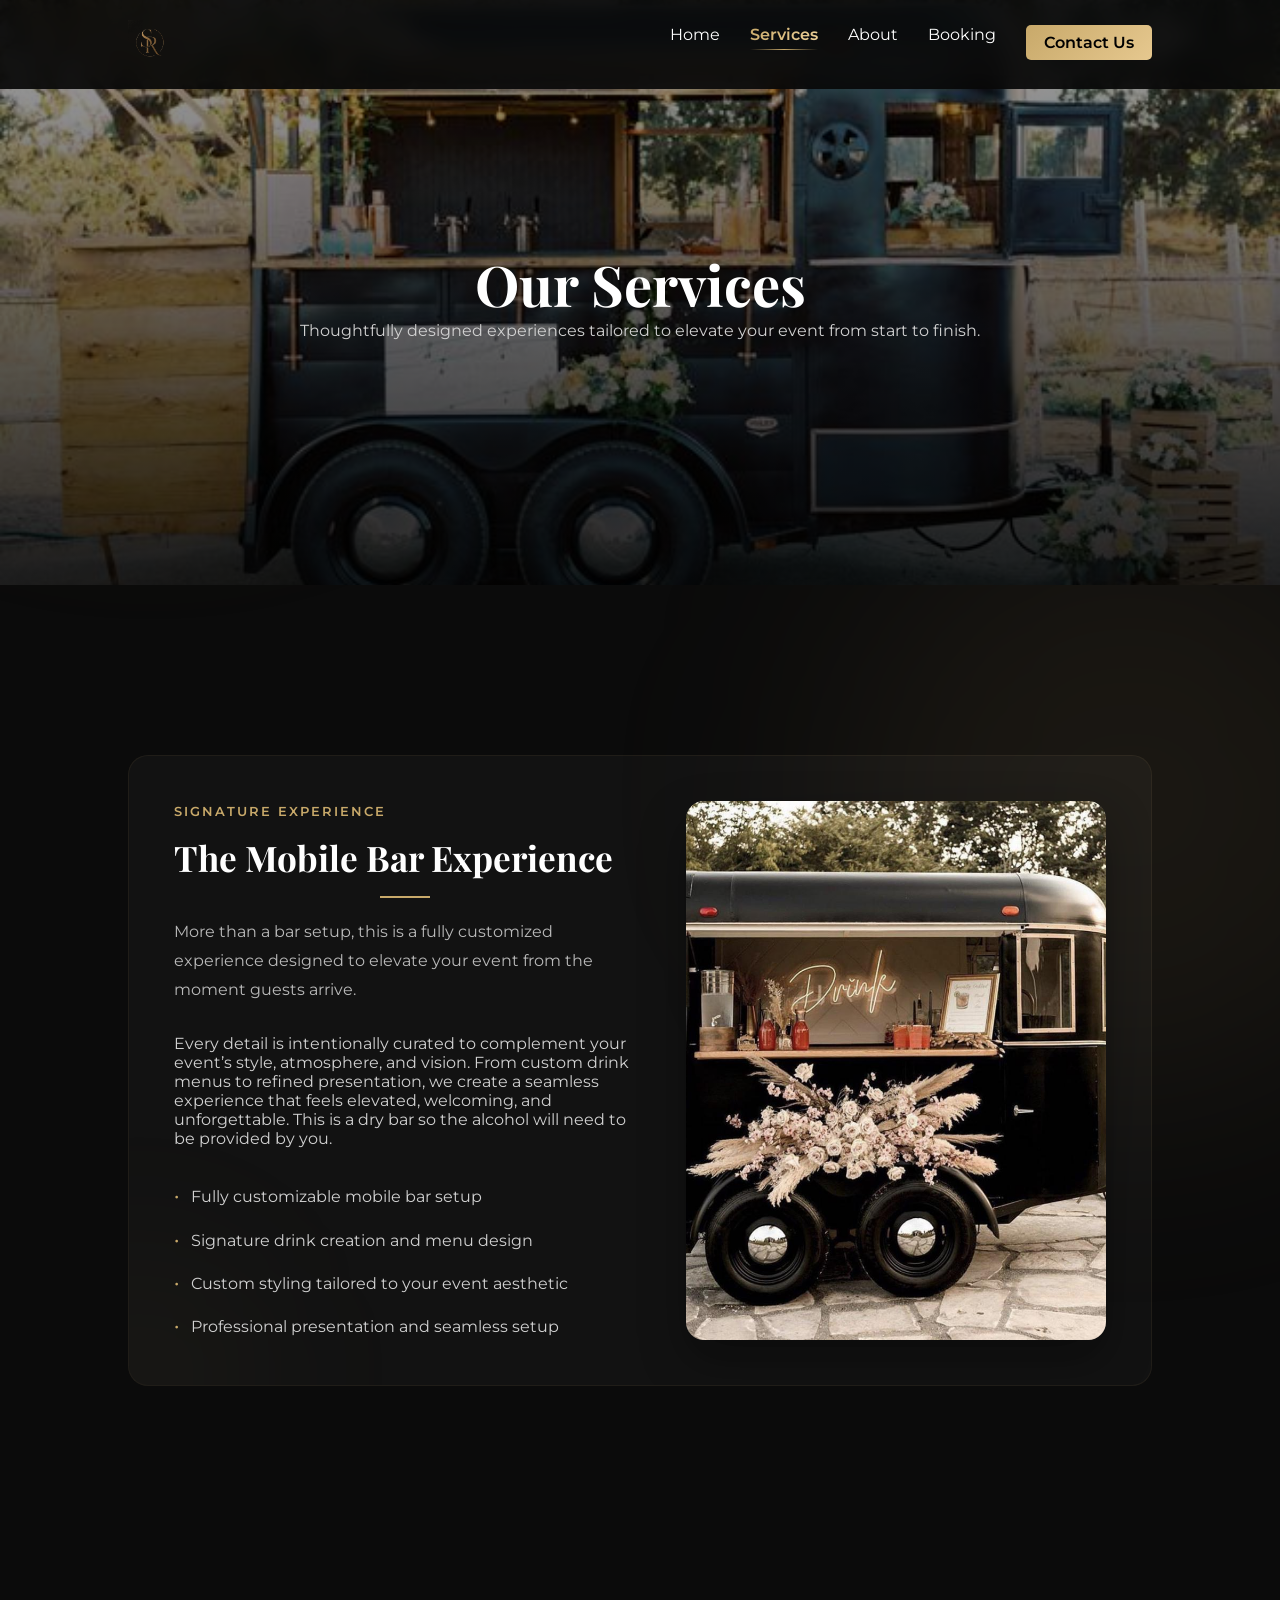
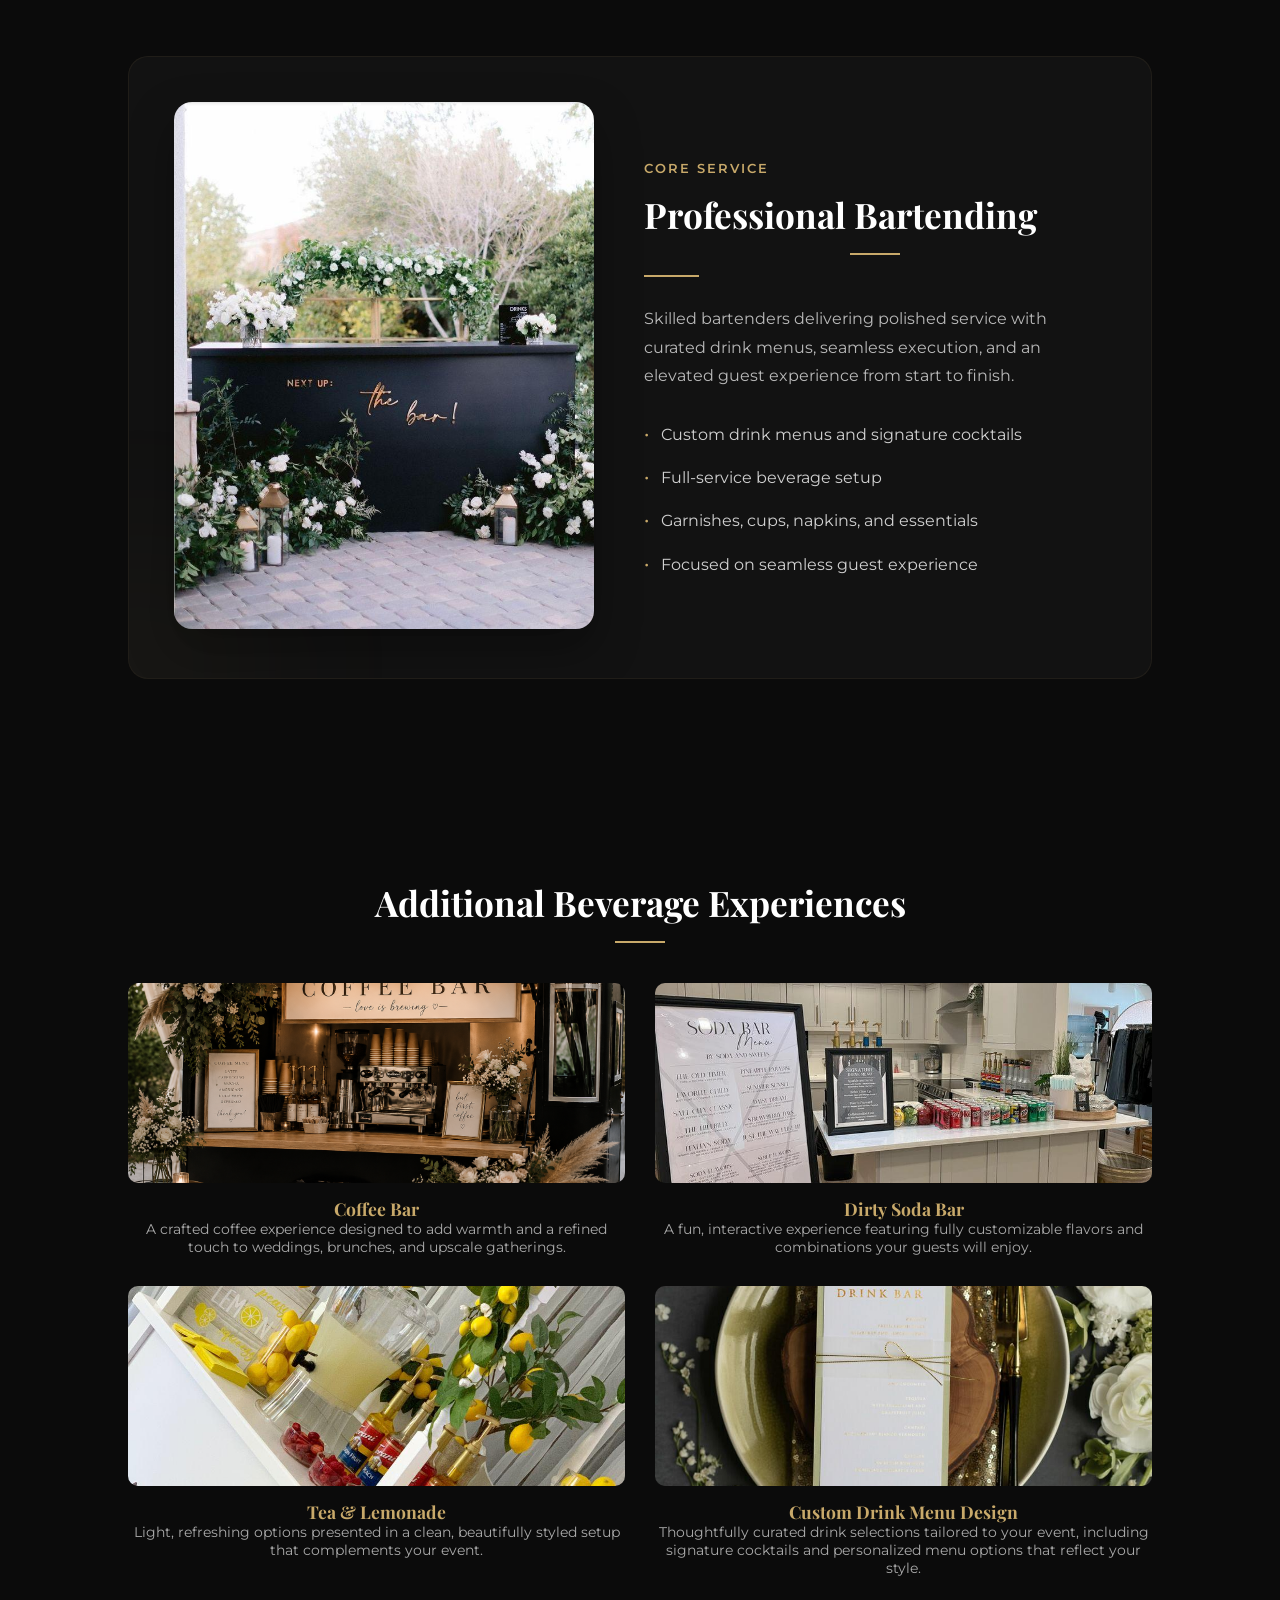
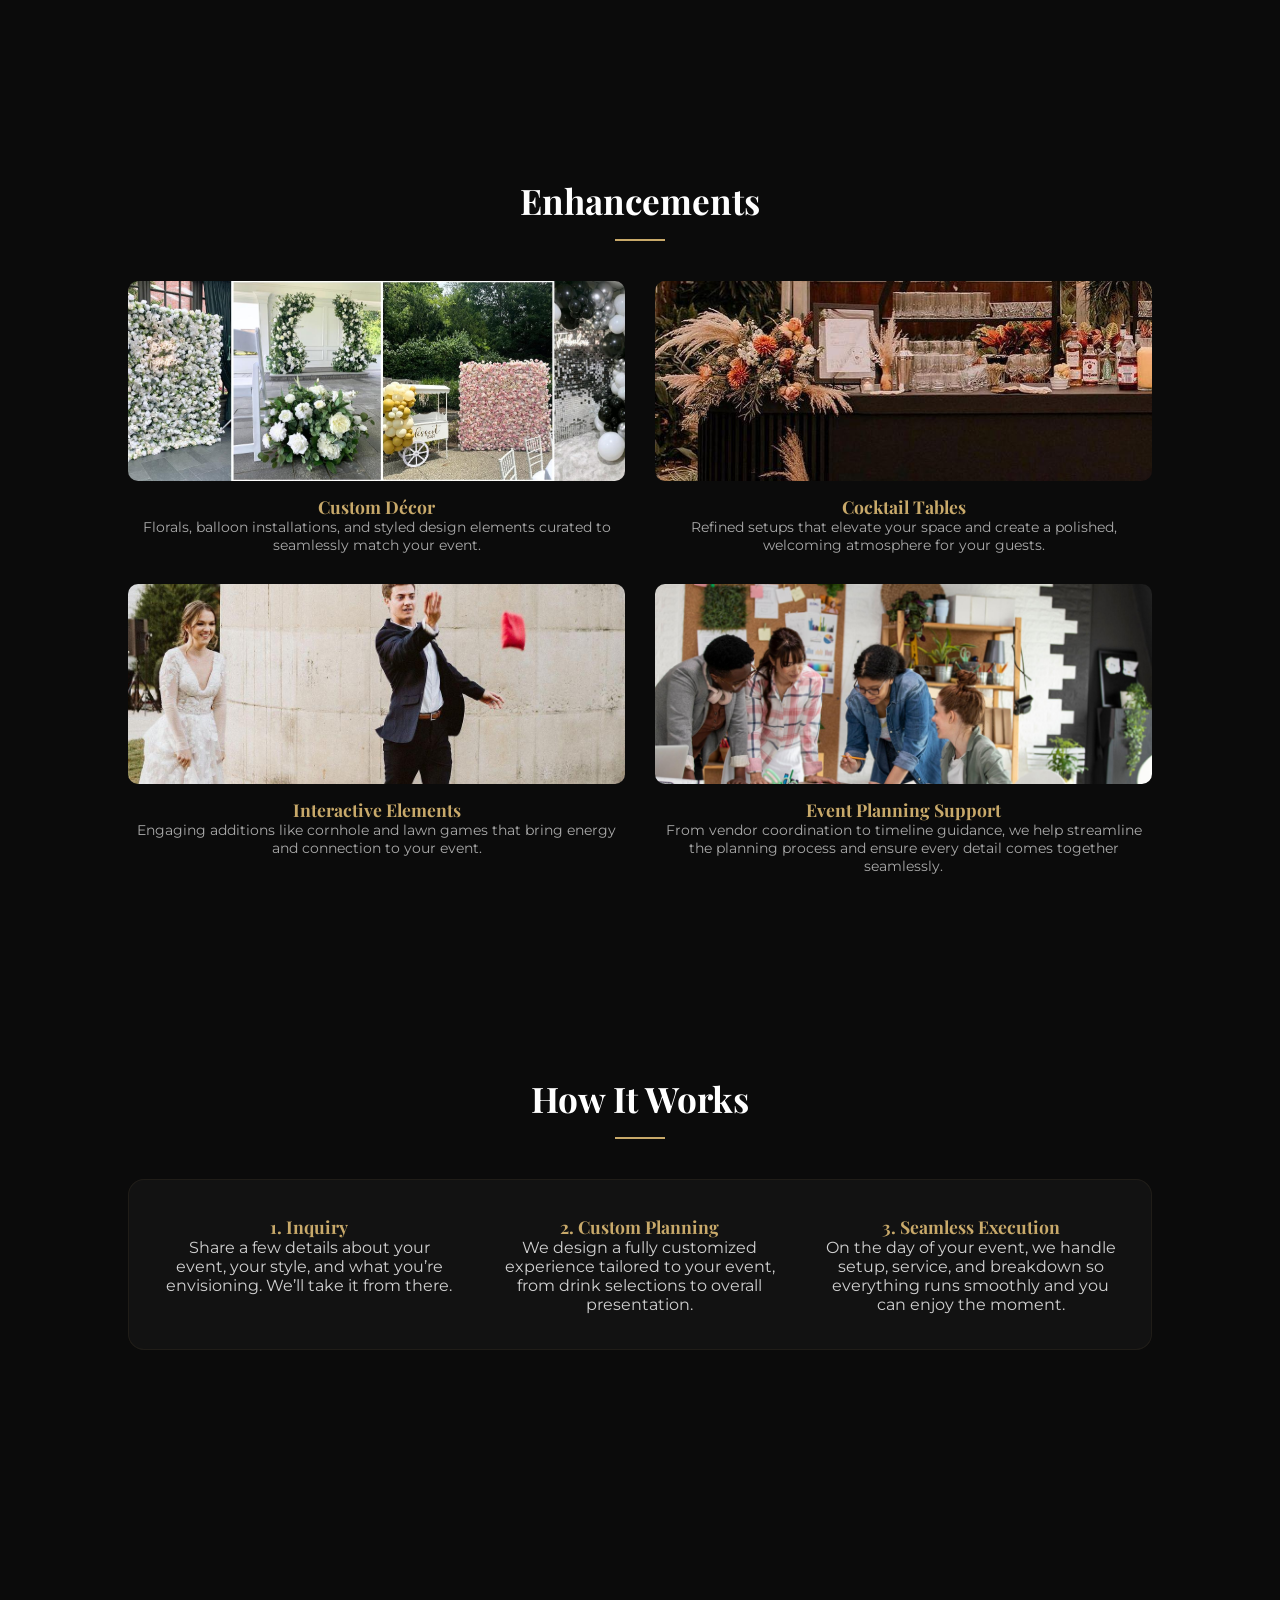
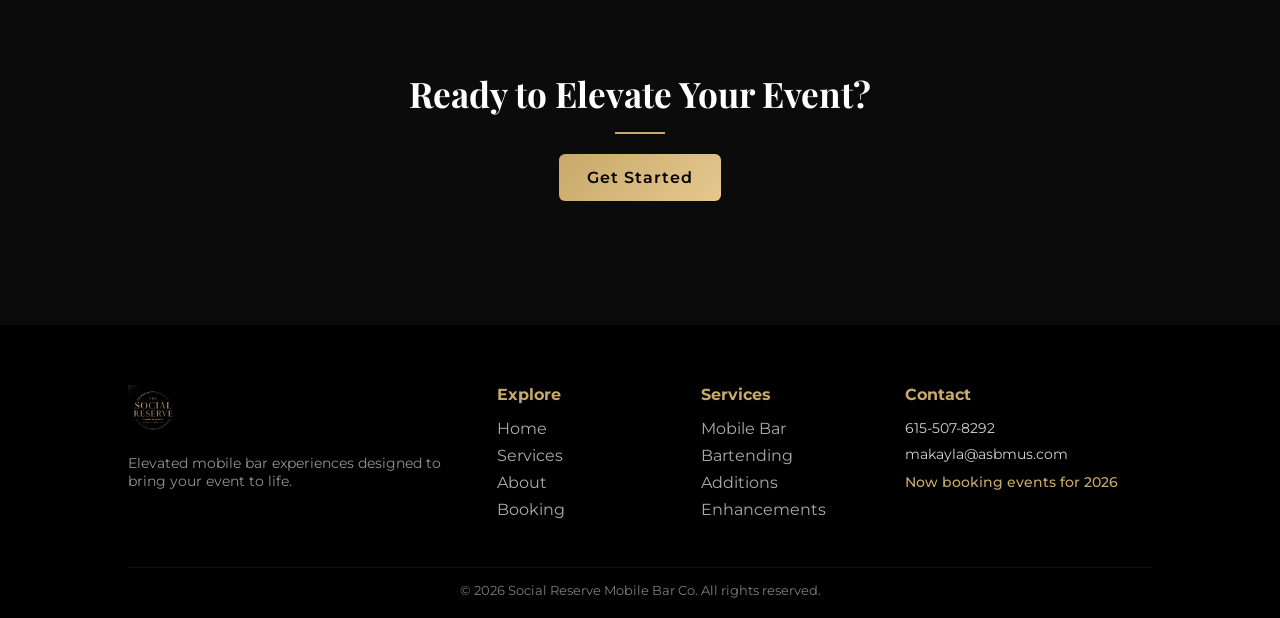
<file: services.html>
<!DOCTYPE html>
<html lang="en">
<head>
<meta charset="UTF-8">
<meta name="viewport" content="width=device-width, initial-scale=1.0">

<title>Services | Social Reserve Mobile Bar</title>
<meta name="description" content="Explore our mobile bar services including bartending, coffee bars, soda bars, and full event enhancements.">
<link rel="icon" type="image/png" href="images/logoSRtransparent.png">
<link href="https://fonts.googleapis.com/css2?family=Playfair+Display:wght@500;700&family=Montserrat:wght@300;400;600&display=swap" rel="stylesheet">
<link rel="stylesheet" href="style.css">
</head>

<body>

<!-- NAVBAR -->
<header class="navbar">

    <!-- LOGO -->
    <a href="index.html" class="logo">
        <img src="images/logoSRtransparent.png" alt="Social Reserve Logo">
    </a>

    <!-- HAMBURGER -->
    <div class="menu-toggle" id="menu-toggle">
        <span></span>
        <span></span>
        <span></span>
    </div>

    <!-- NAV -->
    <nav class="nav-menu" id="nav-menu">

        <ul>
            <li><a href="index.html">Home</a></li>
            <li><a href="services.html" class="active-nav">Services</a></li>
            <li><a href="about.html">About</a></li>
            <li><a href="contact.html">Booking</a></li>
            <li><a href="#" class="cta-nav" id="contact-toggle"> Contact Us</a></li>
        </ul>

    </nav>

</header>

<div class="contact-dropdown" id="contact-dropdown">

    <div class="contact-dropdown-content">

        <span class="section-tag">GET IN TOUCH</span>

        <h3>Request a Consultation</h3>

        <p>
            If you already know what you’re looking for, fill out our inquiry form by clicking start planning and we’ll begin creating your customized experience. If you have questions or would like to talk through ideas, feel free to give us a call or send us an email, we’re happy to help.
        </p>

        <div class="dropdown-contact-items">

            <a href="tel:6155078292">
                615-507-8292
            </a>

            <a href="mailto:makayla@asbmus.com">
                makayla@asbmus.com
            </a>

        </div>

        <div class="dropdown-buttons">

            <a href="contact.html" class="btn-primary">
                Start Planning
            </a>

        </div>

    </div>

</div>

<!-- HERO -->
<section class="page-hero">

    <img src="images/trailer2.jfif" class="page-hero-img" alt="Luxury Mobile Bar Setup">

    <div class="page-hero-overlay"></div>

    <div class="page-hero-content">
        <h1>Our Services</h1>
        <p>
            Thoughtfully designed experiences tailored to elevate your event from start to finish.
        </p>
    </div>

</section>

<!-- CORE SERVICES -->
<section class="service-section signature-service" id="mobilebar">

    <div class="service-row signature-row">

        <div class="service-text">

            <span class="section-tag">SIGNATURE EXPERIENCE</span>

            <h2>The Mobile Bar Experience</h2>

            <p class="service-description">
                More than a bar setup, this is a fully customized experience designed
                to elevate your event from the moment guests arrive.
            </p>

            <p>
                Every detail is intentionally curated to complement your event’s style,
                atmosphere, and vision. From custom drink menus to refined presentation,
                we create a seamless experience that feels elevated, welcoming, and unforgettable. This is a dry bar so the alcohol will need to be provided by you.
            </p>

            <div class="service-features"> <br>

                <div class="feature-item">
                    <span>•</span>
                    <p>Fully customizable mobile bar setup</p>
                </div>

                <div class="feature-item">
                    <span>•</span>
                    <p>Signature drink creation and menu design</p>
                </div>

                <div class="feature-item">
                    <span>•</span>
                    <p>Custom styling tailored to your event aesthetic</p>
                </div>

                <div class="feature-item">
                    <span>•</span>
                    <p>Professional presentation and seamless setup</p>
                </div>

            </div>

        </div>

        <img src="images/hero.jfif" alt="Luxury Mobile Bar Experience">

    </div>

</section>

<section class="service-section" id="bartending">

    <div class="signature-row reverse-row">

        <!-- IMAGE -->
        <div class="signature-image">
            <img src="images/bartend.jfif" alt="Professional Bartending">
        </div>

        <!-- TEXT -->
        <div class="service-text">

            <span class="section-tag">CORE SERVICE</span>

            <h2>Professional Bartending</h2>

            <div class="gold-line"></div>

            <p class="service-description">
                Skilled bartenders delivering polished service with curated drink menus,
                seamless execution, and an elevated guest experience from start to finish.
            </p>

            <div class="service-features">

                <div class="feature-item">
                    <span>•</span>
                    <p>Custom drink menus and signature cocktails</p>
                </div>

                <div class="feature-item">
                    <span>•</span>
                    <p>Full-service beverage setup</p>
                </div>

                <div class="feature-item">
                    <span>•</span>
                    <p>Garnishes, cups, napkins, and essentials</p>
                </div>

                <div class="feature-item">
                    <span>•</span>
                    <p>Focused on seamless guest experience</p>
                </div>

            </div>

        </div>

    </div>

</section>

<!-- SUPPORTING SERVICES -->
<section class="service-section">

    <h2>Additional Beverage Experiences</h2>

    <div class="service-grid" id="additions">

        <div class="service-box">
            <img src="images/coffeebar.png" alt="Event Coffee Bar Setup">
            <h3>Coffee Bar</h3>
            <p>A crafted coffee experience designed to add warmth and a refined touch to weddings, brunches, and upscale gatherings.</p>
        </div>

        <div class="service-box">
            <img src="images/soda.jfif" alt="Dirty Soda Bar Setup">
            <h3>Dirty Soda Bar</h3>
            <p>A fun, interactive experience featuring fully customizable flavors and combinations your guests will enjoy.</p>
        </div>

        <div class="service-box">
            <img src="images/lemonade.jfif" alt="Tea and Lemonade Station">
            <h3>Tea & Lemonade</h3>
            <p>Light, refreshing options presented in a clean, beautifully styled setup that complements your event.</p>
        </div>

        <div class="service-box">
            <img src="images/menu.jfif" alt="Custom Drink Menu">
            <h3>Custom Drink Menu Design</h3>
            <p>
                Thoughtfully curated drink selections tailored to your event, including signature
                cocktails and personalized menu options that reflect your style.
            </p>
        </div>

    </div>

</section>

<!-- ENHANCEMENTS -->
<section class="service-section">

    <h2>Enhancements</h2>

    <div class="service-grid" id="enhancements">

        <div class="service-box">
            <img src="images/enhancements.jfif" alt="Custom Event Decor">
            <h3>Custom Décor</h3>
            <p>Florals, balloon installations, and styled design elements curated to seamlessly match your event.</p>
        </div>

        <div class="service-box">
            <img src="images/barsetup.jfif" alt="Cocktail Table Setup">
            <h3>Cocktail Tables</h3>
            <p>Refined setups that elevate your space and create a polished, welcoming atmosphere for your guests.</p>
        </div>

        <div class="service-box">
            <img src="images/games.jfif" alt="Event Lawn Games">
            <h3>Interactive Elements</h3>
            <p>Engaging additions like cornhole and lawn games that bring energy and connection to your event.</p>
        </div>

        <div class="service-box">
            <img src="images/planning.jfif" alt="Event Planning">
            <h3>Event Planning Support</h3>
            <p>
                From vendor coordination to timeline guidance, we help streamline the planning process
                and ensure every detail comes together seamlessly.
            </p>
        </div>

    </div>

</section>

<!-- PROCESS -->
<section class="process">

    <h2>How It Works</h2>

    <div class="process-steps">
        
        <div>
            <h3>1. Inquiry</h3>
            <p>
                Share a few details about your event, your style, and what you’re envisioning. We’ll take it from there.
            </p>
        </div>

        <div>
            
            <h3>2. Custom Planning</h3>
            <p>
                We design a fully customized experience tailored to your event, from drink selections to overall presentation.
            </p>
        </div>

        <div>
            <h3>3. Seamless Execution</h3>
            <p>
                On the day of your event, we handle setup, service, and breakdown so everything runs smoothly and you can enjoy the moment.
            </p>
        </div>
    </div>

</section>
<!-- CTA -->
<section class="cta">
    <h2>Ready to Elevate Your Event?</h2>
    <a href="contact.html" class="btn-primary">Get Started</a>
</section>

<footer class="footer">

    <div class="footer-container">

        <!-- LOGO + BRAND -->
        <div class="footer-brand">
            <img src="images/logoSocialtransparent.png" alt="Social Reserve Logo">
            <p>
                Elevated mobile bar experiences designed to bring your event to life.
            </p>
        </div>

        <!-- NAVIGATION -->
        <div class="footer-links">
            <h4>Explore</h4>
            <ul>
                <li><a href="index.html">Home</a></li>
                <li><a href="services.html">Services</a></li>
                <li><a href="about.html">About</a></li>
                <li><a href="contact.html">Booking</a></li>
            </ul>
        </div>

        <!-- SERVICES QUICK LINKS -->
        <div class="footer-links">
            <h4>Services</h4>
            <ul>
                <li><a href="#mobilebar">Mobile Bar</a></li>
                <li><a href="#bartending">Bartending</a></li>
                <li><a href="#additions">Additions</a></li>
                <li><a href="#enhancements">Enhancements</a></li>
            </ul>
        </div>

        <!-- CONTACT + AVAILABILITY -->
        <div class="footer-contact">
            <h4>Contact</h4>
            <p>615-507-8292</p>
            <p>makayla@asbmus.com</p>

            <p class="availability">
                Now booking events for 2026
            </p>
        </div>

    </div>

    <!-- BOTTOM BAR -->
    <div class="footer-bottom">
        <p>© 2026 Social Reserve Mobile Bar Co. All rights reserved.</p>
    </div>

</footer>
<script src="script.js"></script>
</body>
</html>
</file>
<file: style.css>
/* ========================= */
/* RESET */
/* ========================= */
* {
    margin: 0;
    padding: 0;
    box-sizing: border-box;
}

html {
    scroll-behavior: smooth;
}

body {
    font-family: 'Montserrat', sans-serif;
    background: #0b0b0b;
    color: #fff;
    overflow-x: hidden;
}

/* ========================= */
/* BACKGROUND GLOW */
/* ========================= */
body::before,
body::after {
    content: "";
    position: fixed;
    width: 600px;
    height: 600px;
    border-radius: 50%;
    filter: blur(120px);
    z-index: -1;
}

body::before {
    top: -200px;
    left: -150px;
    background: rgba(200,169,106,0.12);
}

body::after {
    bottom: -200px;
    right: -150px;
    background: rgba(200,169,106,0.08);
}

/* ========================= */
/* TYPOGRAPHY */
/* ========================= */
h1, h2, h3 {
    font-family: 'Playfair Display', serif;
}

h1 {
    font-size: 3.5rem;
}

h2 {
    font-size: 2.2rem;
    margin-bottom: 20px;
}

h2::after {
    content: "";
    display: block;
    width: 50px;
    height: 2px;
    background: #c8a96a;
    margin: 15px auto 0;
}

h3 {
    color: #c8a96a;
    font-size: 1.1rem;
}

p {
    color: #d1d1d1;
    max-width: 700px;
    margin: 0 auto;
}

/* ========================= */
/* VALUE */
/* ========================= */

.value {
    position: relative;
    overflow: hidden;
}

.value-bg-logo {
    position: absolute;

    inset: 0;

    display: flex;
    justify-content: center;
    align-items: center;

    pointer-events: none;
}

.value-bg-logo img {
    width: 500px;

    opacity: 0.13;
}

/* subtle fade from hero */
.value::before {
    content: "";

    position: absolute;

    width: 500px;
    height: 500px;

    top: -250px;
    right: -250px;

    border-radius: 50%;

    background: rgba(200,169,106,0.04);

    filter: blur(100px);
}

/* ========================= */
/* CONSULTATION CTA */
/* ========================= */

.cta {
    position: relative;

    padding: 140px 10%;

    text-align: center;

    overflow: hidden;
}

/* subtle glow */
.cta::before {
    content: "";

    position: absolute;

    width: 500px;
    height: 500px;

    top: -250px;
    right: -250px;

    border-radius: 50%;

    background: rgba(200,169,106,0.05);

    filter: blur(120px);
}

.cta-content {
    position: relative;
    z-index: 2;

    max-width: 700px;
    margin: 0 auto;
}

.cta h2 {
    margin: 20px 0 25px;
}

.cta p {
    opacity: 0.85;
    line-height: 1.8;

    margin-bottom: 40px;
}

/* BUTTON ROW */
.cta-buttons {
    display: flex;
    justify-content: center;
    gap: 20px;
}

/* MOBILE */
@media (max-width: 700px) {

    .cta-buttons {
        flex-direction: column;
        align-items: center;
    }

}

/* spacing */
.value h2 {
    margin-bottom: 15px;
}

/* first line (highlighted) */
.value-lead {
    font-size: 1.1rem;
    opacity: 0.9;
    margin-bottom: 10px;
}

/* second line (softer) */
.value-sub {
    font-size: 0.95rem;
    opacity: 0.7;
    max-width: 600px;
}

/* ========================= */
/* NAVBAR */
/* ========================= */

.navbar {
    position: fixed;
    width: 100%;
    top: 0;
    padding: 20px 10%;
    display: flex;
    justify-content: space-between;
    align-items: center;
    background: rgba(8,8,8,0.92);
    backdrop-filter: blur(10px);
    z-index: 1000;
}

.logo img {
    height: 45px;
}

.navbar ul {
    display: flex;
    list-style: none;
    gap: 30px;
}

.navbar a {
    color: #fff;
    text-decoration: none;
    transition: 0.3s;
}

.navbar a:hover {
    color: #c8a96a;
}

.cta {
    position: relative;
    margin-top: 80px;
}

.cta::before {
    content: "";
    display: block;
    width: 120px;
    height: 1px;
    margin: 0 auto 50px;

    background: linear-gradient(
        to right,
        transparent,
        #c8a96a,
        transparent
    );
}

.cta-nav {
    display: inline-block;
    position: relative;
    overflow: hidden;

    background: linear-gradient(135deg, #c8a96a, #e6c88f);
    color: #000 !important;
    padding: 8px 18px;
    border-radius: 5px;
    font-weight: 600;
    text-decoration: none;

    transition: transform 0.25s ease, box-shadow 0.25s ease;
}

/* hover matches hero */
.cta-nav:hover {
    transform: translateY(-2px);
    box-shadow: 0 8px 18px rgba(200,169,106,0.25);
}

/* same shine effect */
.cta-nav::after {
    content: "";
    position: absolute;
    inset: 0;
    background: linear-gradient(
        120deg,
        transparent,
        rgba(255,255,255,0.25),
        transparent
    );
    transform: translateX(-100%);
    transition: transform 0.5s ease;
}

.cta-nav:hover::after {
    transform: translateX(100%);
}

/* ========================= */
/* MOBILE NAVIGATION */
/* ========================= */

.menu-toggle {
    display: none;

    flex-direction: column;
    gap: 6px;

    cursor: pointer;

    z-index: 1100;
}

.menu-toggle span {
    width: 28px;
    height: 2px;

    background: #fff;

    transition: 0.3s ease;
}

/* ========================= */
/* CONSULTATION SECTION */
/* ========================= */

.consultation-card {
    display: grid;
    grid-template-columns: repeat(3, 1fr);

    gap: 30px;

    margin-top: 50px;
}

.consultation-item {
    background: rgba(255,255,255,0.03);

    border: 1px solid rgba(200,169,106,0.08);

    border-radius: 18px;

    padding: 40px 30px;

    transition: 0.35s ease;
}

.consultation-item:hover {
    transform: translateY(-8px);

    border-color: rgba(200,169,106,0.25);
}

.consultation-item h3 {
    margin-bottom: 15px;
}

.consultation-item p {
    margin-bottom: 25px;

    opacity: 0.8;
}

.consultation-item .btn-primary {
    display: inline-block;
}


/* MOBILE */
@media (max-width: 900px) {

    .navbar {
        padding: 18px 6%;
    }

    /* SHOW HAMBURGER */
    .menu-toggle {
        display: flex;
    }

    /* MOBILE MENU */
    .nav-menu {
        position: fixed;

        top: 0;
        right: -100%;

        width: 100%;
        height: 100vh;

        background: rgba(8,8,8,0.98);

        backdrop-filter: blur(18px);

        display: flex;
        justify-content: center;
        align-items: center;

        transition: 0.4s ease;

        z-index: 1000;
    }

    body.menu-open {
    overflow: hidden;
    }

    /* OPEN */
    .nav-menu.active {
        right: 0;
    }

        .consultation-card {
        grid-template-columns: 1fr;
    }

    /* STACK LINKS */
    .nav-menu ul {
        flex-direction: column;
        align-items: center;
        gap: 35px;
    }

    .nav-menu a {
        font-size: 1.6rem;
        letter-spacing: 1px;
    }

    /* HIDE NORMAL DESKTOP */
    .navbar ul {
        gap: 0;
    }

    /* ANIMATION */
    .menu-toggle.active span:nth-child(1) {
        transform: rotate(45deg) translateY(11px);
    }

    .menu-toggle.active span:nth-child(2) {
        opacity: 0;
    }

    .menu-toggle.active span:nth-child(3) {
        transform: rotate(-45deg) translateY(-11px);
    }

}

/* ========================= */
/* HERO */
/* ========================= */
/* HERO CONTAINER */
.hero {
    position: relative;
    height: 100vh;
    padding-top: 80px;
    overflow: hidden;

    display: flex;
    justify-content: center;
    align-items: center;
}

/* IMAGE (BOTTOM LAYER) */
.hero-img {
    position: absolute;
    top: 0;
    left: 0;

    width: 100%;
    height: 100%;
    object-fit: cover;

    z-index: 0;
}



.hero-buttons {
    display: flex;
    gap: 15px;
    margin-top: 10px;
    flex-wrap: wrap; /* prevents overlap */
    justify-content: center;
}

/* OVERLAY (MIDDLE LAYER) */
.hero-overlay {
    position: absolute;
    top: 0;
    left: 0;

    width: 100%;
    height: 100%;

    background: linear-gradient(
        to bottom,
        rgba(0,0,0,0.3) 0%,
        rgba(0,0,0,0.5) 40%,
        rgba(0,0,0,0.9) 100%
    );

    z-index: 1;
}

/* CONTENT (TOP LAYER) */
.hero-content {
    position: relative;
    z-index: 2;

    max-width: 750px;
    width: 90%;

    text-align: center;

    display: flex;
    flex-direction: column;
    align-items: center;
    justify-content: center;
    gap: 20px; /* THIS fixes overlap */
}

.hero h1 {
    font-size: 3.5rem;
    line-height: 1.2;
}

.hero p {
    font-size: 1.05rem;
    opacity: 0.9;
    max-width: 550px;
}

/* ========================= */
/* BUTTONS */
/* ========================= */

.btn-primary {
    display: inline-block;
    position: relative;
    overflow: hidden; /* THIS FIXES THE BLEED */

    background: linear-gradient(135deg, #c8a96a, #e6c88f);
    color: #000;
    padding: 14px 28px;
    border-radius: 6px;
    font-weight: 600;
    letter-spacing: 1px;
    text-decoration: none;

    transition: transform 0.25s ease, box-shadow 0.25s ease;
}

/* CLEAN HOVER */
.btn-primary:hover {
    transform: translateY(-2px);
    box-shadow: 0 8px 20px rgba(200,169,106,0.25);
}

/* INTERNAL SHINE (stays inside button) */
.btn-primary::after {
    content: "";
    position: absolute;
    inset: 0;
    background: linear-gradient(
        120deg,
        transparent,
        rgba(255,255,255,0.25),
        transparent
    );
    transform: translateX(-100%);
    transition: transform 0.5s ease;
}

.btn-primary:hover::after {
    transform: translateX(100%);
}

.btn-secondary {
    border: 1px solid rgba(200,169,106,0.6);
    padding: 14px 28px;
    border-radius: 6px;
    color: #c8a96a;
    text-decoration: none;
    font-weight: 500;

    transition: all 0.3s ease;
    position: relative;
}

/* hover fill */
.btn-secondary:hover {
    background: #c8a96a;
    color: #000;
    transform: translateY(-2px);
}

/* subtle glow */
.btn-secondary:hover {
    box-shadow: 0 8px 25px rgba(200,169,106,0.25);
}

.hero-buttons a {
    display: inline-block;
}

.btn-primary:active,
.btn-secondary:active {
    transform: translateY(0);
    box-shadow: none;
}

/* ========================= */
/* SECTIONS */
/* ========================= */
section {
    padding: 100px 10%;
    text-align: center;
}

/* ========================= */
/* SERVICES */
/* ========================= */
.services {
    background: linear-gradient(to bottom, rgba(200,169,106,0.05), transparent);
}

.services-sub {
    margin-bottom: 50px;
    opacity: 0.7;
}

/* FEATURED */
.featured-services {
    display: grid;
    grid-template-columns: 1fr 1fr;
    gap: 30px;
    margin-bottom: 60px;
}

/* SUPPORTING */
.supporting-services {
    display: grid;
    grid-template-columns: repeat(3, 1fr);
    gap: 25px;
}

/* CARDS */
.service-card {
    position: relative;
    overflow: hidden;
    border-radius: 12px;
    height: 320px;
    border: 1px solid rgba(200,169,106,0.2);
    transition: 0.4s;
}

.service-card.featured {
    height: 400px;
}

.service-card img {
    width: 100%;
    height: 100%;
    object-fit: cover;
    transition: 0.5s;
}

.card-content {
    position: absolute;
    bottom: 0;
    padding: 20px;
    width: 100%;
    background: linear-gradient(to top, rgba(0,0,0,0.9), transparent);
}

.service-card:hover {
    transform: translateY(-8px);
}

.service-card:hover img {
    transform: scale(1.05);
}

/* ========================= */
/* ENHANCEMENTS + TARGET */
/* ========================= */
.enhancements-grid,
.target-grid {
    display: grid;
    grid-template-columns: repeat(4, 1fr);
    gap: 25px;
}

.enhancement-card,
.target-item {
    background: rgba(255,255,255,0.02);
    border-radius: 12px;
    overflow: hidden;
    transition: 0.3s;
}

.enhance-img,
.target-img {
    height: 200px;
}

.enhance-img img,
.target-img img {
    width: 100%;
    height: 100%;
    object-fit: cover;
}

.enhance-text,
.target-text {
    padding: 18px;
    text-align: left;
}

.enhancement-card:hover,
.target-item:hover {
    transform: translateY(-5px);
}

/* ========================= */
/* ABOUT */
/* ========================= */
.about-container {
    display: grid;
    grid-template-columns: 1fr 1fr;
    gap: 40px;
    align-items: center;
}

.about-image img {
    width: 100%;
    border-radius: 12px;
}

.about-text {
    text-align: left;
}

/* ========================= */
/* SEO */
/* ========================= */

.seo-section {
    padding: 80px 10% 40px;
    opacity: 0.5; /* makes it feel "incognito" */
    font-size: 0.85rem;
}

.seo-content {
    max-width: 800px;
    margin: 0 auto;
    text-align: center;
}

.seo-section h2 {
    font-size: 1.2rem;
    margin-bottom: 15px;
    opacity: 0.7;
}

.seo-section p {
    margin-bottom: 15px;
    line-height: 1.6;
}

/* ========================= */
/* FORM */
/* ========================= */
.cta form {
    max-width: 600px;
    margin: 30px auto 0;
    display: flex;
    flex-direction: column;
    gap: 15px;
}

.cta input,
.cta textarea {
    padding: 12px;
    background: #1a1a1a;
    border: none;
    color: #fff;
}

.cta button {
    background: #c8a96a;
    padding: 14px;
    border: none;
}

/* ========================= */
/* FOOTER */
/* ========================= */

.footer {
    background: #000;
    padding: 60px 10% 20px;
}

.footer-container {
    display: grid;
    grid-template-columns: 2fr 1fr 1fr 1.5fr;
    gap: 40px;
    margin-bottom: 40px;
}

/* BRAND */
.footer-brand img {
    height: 50px;
    margin-bottom: 15px;
}

.footer-brand p {
    font-size: 0.9rem;
    opacity: 0.7;
}

/* LINKS */
.footer-links h4,
.footer-contact h4 {
    margin-bottom: 15px;
    font-size: 1rem;
    color: #c8a96a;
}

.footer-links ul {
    list-style: none;
}

.footer-links li {
    margin-bottom: 8px;
}

.footer-links a {
    text-decoration: none;
    color: #aaa;
    transition: 0.3s;
}

.footer-links a:hover {
    color: #c8a96a;
}

/* CONTACT */
.footer-contact p {
    margin-bottom: 8px;
    font-size: 0.9rem;
}

.availability {
    margin-top: 10px;
    color: #c8a96a;
    font-weight: 500;
}

/* BOTTOM */
.footer-bottom {
    border-top: 1px solid rgba(255,255,255,0.1);
    padding-top: 15px;
    text-align: center;
    font-size: 0.8rem;
    opacity: 0.6;
}

/* ========================= */
/* SERVICES PAGE */
/* ========================= */

/* PAGE HERO */
/* ========================= */
/* SERVICES HERO */
/* ========================= */

.page-hero {
    position: relative;
    height: 65vh;

    display: flex;
    justify-content: center;
    align-items: center;

    overflow: hidden;
}

.page-hero-img {
    position: absolute;
    width: 100%;
    height: 100%;
    object-fit: cover;

    animation: zoom 20s infinite alternate;
}

.page-hero-overlay {
    position: absolute;
    inset: 0;

    background: linear-gradient(
        to bottom,
        rgba(0,0,0,0.35),
        rgba(0,0,0,0.85)
    );
}

.page-hero-content {
    position: relative;
    z-index: 2;
    text-align: center;
    max-width: 700px;
}

/* SERVICE SECTIONS */
.service-section {
    padding: 100px 10%;
}

/* GRID */
.service-grid {
    display: grid;
    grid-template-columns: repeat(2, 1fr);
    gap: 30px;
    margin-top: 40px;
}

/* BOX */
.service-box {
    transition: 0.35s ease;
}

.service-box:hover {
    transform: translateY(-8px);
}

.service-box img {
    width: 100%;
    height: 200px;
    object-fit: cover;
    border-radius: 10px;
    transition: 0.5s ease;
}

.service-box h3 {
    margin-top: 10px;
}

.service-box p {
    font-size: 0.9rem;
    opacity: 0.8;
}

.service-box:hover img {
    transform: scale(1.03);
}

/* PROCESS */
.process {
    text-align: center;
    padding: 100px 10%;
}

.process-steps {
    background: rgba(255,255,255,0.03);
    border: 1px solid rgba(200,169,106,0.08);

    padding: 35px;
    border-radius: 16px;

    transition: 0.3s ease;
    display: grid;
    grid-template-columns: repeat(3, 1fr);
    gap: 40px;
    margin-top: 40px;
}

.process-steps div:hover {
    transform: translateY(-6px);
    border-color: rgba(200,169,106,0.25);
}


/* ========================= */
/* ABOUT PAGE */
/* ========================= */

/* STORY SECTION */
.about-story {
    padding: 120px 10%;
}

.about-story-grid {
    display: grid;
    grid-template-columns: 1fr 1fr;
    gap: 60px;
    align-items: center;
}

.about-story-image img {
    width: 100%;
    border-radius: 18px;
    box-shadow: 0 20px 50px rgba(0,0,0,0.45);
}

.about-story-text {
    text-align: left;
}

.about-story-text h2 {
    margin-bottom: 25px;
}

.about-story-text p {
    margin-bottom: 20px;
    opacity: 0.85;
    line-height: 1.8;
}

/* SMALL GOLD TAG */
.section-tag {
    display: inline-block;
    margin-bottom: 15px;

    color: #c8a96a;
    font-size: 0.8rem;
    letter-spacing: 2px;
    font-weight: 600;
}

/* ========================= */
/* FOUNDERS */
/* ========================= */

.founders {
    padding: 120px 10%;
    background: linear-gradient(
        to bottom,
        rgba(200,169,106,0.04),
        transparent
    );
}

.founders-intro {
    text-align: center;
    max-width: 700px;
    margin: 0 auto 70px;
}

.founders-grid {
    display: grid;
    grid-template-columns: 1fr 1fr;
    gap: 40px;
}

.founder-card {
    background: rgba(255,255,255,0.03);

    border: 1px solid rgba(200,169,106,0.08);

    border-radius: 18px;
    overflow: hidden;

    transition: 0.35s ease;
}

.founder-card:hover {
    transform: translateY(-8px);
    border-color: rgba(200,169,106,0.25);
}

.founder-card img {
    width: 100%;
    height: 420px;
    object-fit: cover;

    transition: 0.5s ease;
}

.founder-card:hover img {
    transform: scale(1.03);
}

.founder-content {
    padding: 30px;
    text-align: left;
}

.founder-content h3 {
    margin-bottom: 15px;
}

.founder-content p {
    opacity: 0.8;
    line-height: 1.7;
}

/* ========================= */
/* VALUES SECTION */
/* ========================= */

.values {
    padding: 120px 10%;
}

.values-intro {
    text-align: center;
    margin-bottom: 60px;
}

.values-grid {
    display: grid;
    grid-template-columns: repeat(3, 1fr);
    gap: 30px;
}

.value-box {
    background: rgba(255,255,255,0.03);

    border: 1px solid rgba(200,169,106,0.08);

    border-radius: 18px;

    padding: 40px 30px;

    transition: 0.35s ease;
}

.value-box:hover {
    transform: translateY(-8px);
    border-color: rgba(200,169,106,0.25);
}

.value-box h3 {
    margin-bottom: 15px;
}

.value-box p {
    opacity: 0.8;
    line-height: 1.7;
}

/* ========================= */
/* ABOUT CTA */
/* ========================= */

.cta {
    position: relative;
    padding: 120px 10%;
    text-align: center;
}

.cta::before {
    content: "";

    display: block;

    width: 120px;
    height: 1px;

    margin: 0 auto 50px;

    background: linear-gradient(
        to right,
        transparent,
        #c8a96a,
        transparent
    );
}

.cta h2 {
    margin-bottom: 20px;
}

.cta p {
    margin-bottom: 35px;
    opacity: 0.8;
}

/* ========================= */
/* ACTIVE NAV LINK */
/* ========================= */

.active-nav {
    position: relative;
    display: inline-block;

    background: linear-gradient(
        135deg,
        #c8a96a,
        #f0d39a,
        #c8a96a
    );

    background-size: 200% 200%;

    -webkit-background-clip: text;
    background-clip: text;
    -webkit-text-fill-color: transparent;
    color: transparent;

    animation: goldShimmer 4s ease infinite;

    font-weight: 600;
}

/* subtle underline */
.active-nav::after {
    content: "";
    position: absolute;
    left: 0;
    bottom: -6px;

    width: 100%;
    height: 1px;

    background: linear-gradient(
        to right,
        transparent,
        #c8a96a,
        transparent
    );
}

/* ========================= */
/* CONTACT PAGE */
/* ========================= */

.contact-info,
.booking-form,
.expectations {
    padding: 120px 10%;
}

/* INTRO */
.contact-intro,
.booking-intro,
.expectations-content {
    text-align: center;
    max-width: 700px;
    margin: 0 auto 60px;
}

/* CONTACT GRID */
.contact-grid {
    display: grid;
    grid-template-columns: repeat(3, 1fr);
    gap: 30px;
}

.contact-card {
    background: rgba(255,255,255,0.03);

    border: 1px solid rgba(200,169,106,0.08);

    border-radius: 18px;

    padding: 40px 30px;

    transition: 0.35s ease;
}

.contact-card:hover {
    transform: translateY(-8px);
    border-color: rgba(200,169,106,0.25);
}

/* FORM */
.form-embed {
    max-width: 900px;
    margin: 0 auto;
}

.placeholder-form {
    background: rgba(255,255,255,0.03);

    border: 1px solid rgba(200,169,106,0.08);

    border-radius: 18px;

    padding: 80px 40px;
}

/* EXPECTATIONS */
.expectation-grid {
    display: grid;
    grid-template-columns: repeat(3, 1fr);
    gap: 30px;
}

.expectation-box {
    background: rgba(255,255,255,0.03);

    border: 1px solid rgba(200,169,106,0.08);

    border-radius: 18px;

    padding: 40px 30px;

    transition: 0.35s ease;
}

.expectation-box:hover {
    transform: translateY(-8px);
    border-color: rgba(200,169,106,0.25);
}

/* ========================= */
/* SIGNATURE SERVICE */
/* ========================= */

.signature-service {
    padding: 120px 10%;
}

/* ========================= */
/* PREMIUM SERVICE ROW */
/* ========================= */

.signature-row,
.service-row {
    position: relative;

    display: grid;
    grid-template-columns: 1.1fr 1fr;

    gap: 50px;
    align-items: center;

    background: rgba(255,255,255,0.03);

    border: 1px solid rgba(200,169,106,0.08);

    border-radius: 20px;

    padding: 45px;

    overflow: hidden;

    transition: 0.35s ease;

    margin-top: 50px;
}

/* hover */
.signature-row:hover,
.service-row:hover {
    transform: translateY(-5px);

    border-color: rgba(200,169,106,0.18);
}

/* image */
.signature-row img,
.service-row img {
    width: 100%;
    height: 100%;

    min-height: 450px;

    object-fit: cover;

    border-radius: 18px;

    box-shadow: 0 20px 45px rgba(0,0,0,0.35);

    transition: 0.45s ease;
}

/* image hover */
.signature-row:hover img,
.service-row:hover img {
    transform: scale(1.02);
}

/* text */
.service-text {
    text-align: left;
    position: relative;
    z-index: 2;
}

/* headings */
.signature-row h2,
.service-row h2,
.service-row h3 {
    margin-bottom: 20px;
}

/* description */
.service-description {
    margin-bottom: 30px;
    line-height: 1.8;
    opacity: 0.88;
}

/* glow */
.signature-row::before,
.service-row::before {
    content: "";

    position: absolute;

    width: 260px;
    height: 260px;

    bottom: -120px;
    left: -120px;

    border-radius: 50%;

    background: rgba(200,169,106,0.04);

    filter: blur(80px);
}

/* reverse layout */
.reverse-row {
    grid-template-columns: 1fr 1.1fr;
}

/* divider */
.gold-line {
    width: 55px;
    height: 2px;

    background: #c8a96a;

    margin: 18px 0 28px;
}

/* ========================= */
/* FEATURES */
/* ========================= */

.service-features {
    display: flex;
    flex-direction: column;
    gap: 16px;
}

.feature-item {
    display: flex;
    align-items: flex-start;
    gap: 12px;
}

.feature-item span {
    color: #c8a96a;
    font-size: 1.1rem;
    line-height: 1.5;
}

.feature-item p {
    margin: 0;
    line-height: 1.7;
}

/* ========================= */
/* CONTACT DROPDOWN */
/* ========================= */

.contact-dropdown {

    position: fixed;

    top: 90px;
    left: 50%;

    transform: translateX(-50%) translateY(-20px);

    width: 90%;
    max-width: 650px;

    background: rgba(10,10,10,0.96);

    border: 1px solid rgba(200,169,106,0.12);

    border-radius: 24px;

    backdrop-filter: blur(20px);

    padding: 40px;

    opacity: 0;
    visibility: hidden;

    transition: 0.35s ease;

    z-index: 9999;
}

/* OPEN */
.contact-dropdown.active {

    opacity: 1;
    visibility: visible;

    transform: translateX(-50%) translateY(0);
}

/* CONTENT */
.contact-dropdown-content {

    display: flex;
    flex-direction: column;

    align-items: center;
    text-align: center;

    gap: 22px;
}

/* TITLE */
.contact-dropdown h3 {
    font-size: 2rem;
}

/* TEXT */
.contact-dropdown p {
    opacity: 0.8;
    line-height: 1.8;
}

/* CONTACT LINKS */
.dropdown-contact-items {

    display: flex;
    flex-wrap: wrap;

    justify-content: center;

    gap: 20px;
}

.dropdown-contact-items a {

    color: #c8a96a;

    text-decoration: none;

    transition: 0.3s ease;
}

.dropdown-contact-items a:hover {
    opacity: 0.7;
}

/* BUTTON */
.dropdown-buttons {
    margin-top: 10px;
}

/* MOBILE */
@media (max-width: 600px) {

    .contact-dropdown {

        padding: 30px 24px;

        top: 80px;
    }

    .contact-dropdown h3 {
        font-size: 1.7rem;
    }

}

/* shimmer animation */
@keyframes goldShimmer {

    0% {
        background-position: 0% 50%;
    }

    50% {
        background-position: 100% 50%;
    }

    100% {
        background-position: 0% 50%;
    }
}

/* ========================= */
/* ANIMATIONS */
/* ========================= */
.hidden {
    opacity: 0;
    transform: translateY(40px);
}

.show {
    opacity: 1;
    transform: translateY(0);
}

@keyframes zoom {
    from { transform: scale(1); }
    to { transform: scale(1.1); }
}

/* ========================= */
/* TABLET */
/* ========================= */

@media (max-width: 900px) {

    section,
    .service-section,
    .about-story,
    .founders,
    .values,
    .contact-info,
    .booking-form,
    .expectations,
    .cta {
        padding: 80px 6%;
    }

    h1 {
        font-size: 2.6rem;
    }

    h2 {
        font-size: 2rem;
    }

    img {
    object-position: center;
    }

        .contact-dropdown {
        top: 80px;

        padding: 25px;

        max-height: 85vh;

        overflow-y: auto;
    }

    .contact-dropdown-content {
        grid-template-columns: 1fr;
    }

    /* HERO */
    .hero {
        min-height: 100vh;
        padding-top: 120px;
    }

    .hero-content {
        gap: 18px;
    }

    .hero p {
        font-size: 1rem;
    }

    .hero-buttons {
        flex-direction: column;
        width: 100%;
    }

    .hero-buttons a {
        width: 100%;
        text-align: center;
        max-width: 320px;
    }

    /* GRIDS */
    .featured-services,
    .supporting-services,
    .enhancements-grid,
    .target-grid,
    .service-grid,
    .process-steps,
    .about-container,
    .about-story-grid,
    .founders-grid,
    .values-grid,
    .contact-grid,
    .expectation-grid,
    .signature-row,
    .service-row,
    .footer-container {
        grid-template-columns: 1fr !important;
    }

    /* SERVICE ROWS */
    .signature-row,
    .service-row {
        padding: 30px;
    }

    .signature-row img,
    .service-row img {
        min-height: 320px;
    }

    /* FOOTER */
    .footer {
        text-align: center;
    }

    .footer-brand,
    .footer-links,
    .footer-contact {
        align-items: center;
    }

}

/* ========================= */
/* MOBILE */
/* ========================= */

@media (max-width: 600px) {
    html,
    body {
        overflow-x: hidden;
        width: 100%;
    }

    h1 {
        font-size: 2.1rem;
        line-height: 1.2;
    }

    h2 {
        font-size: 1.8rem;
    }

    p {
        font-size: 0.95rem;
        line-height: 1.7;
    }

    /* HERO */
    .hero {
        min-height: 100svh;
    }

    .hero-content {
        width: 100%;
    }

    .hero-buttons {
        gap: 15px;
    }

    .btn-primary,
    .btn-secondary {
        width: 100%;
    }

    /* CARDS */
    .service-card.featured {
        height: 280px;
    }

    .service-card.small {
        height: 240px;
    }

    .nav-menu a {
    padding: 10px 0;
    }

    /* IMAGES */
    .founder-card img,
    .signature-row img,
    .service-row img {
        min-height: 260px;
    }

    /* VALUE LOGO */
    .value-bg-logo img {
        width: 280px;
    }

        .contact-dropdown {

        padding: 30px 24px;

        top: 80px;
    }

    .contact-dropdown h3 {
        font-size: 1.7rem;
    }

    .signature-row img,
    .service-row img {
        min-height: 220px;
    }

    /* CTA */
    .cta-buttons {
        flex-direction: column;
    }

        .navbar {
        padding: 16px 5%;
    }

        .page-hero {
        min-height: 55svh;

        padding-top: 120px;
        padding-bottom: 60px;

        display: flex;
        justify-content: center;
        align-items: center;

        text-align: center;
    }

    .page-hero-content {
        width: 100%;
    }

    .hero-content,
    .page-hero-content {
        padding-inline: 10px;
    }

}
</file>
